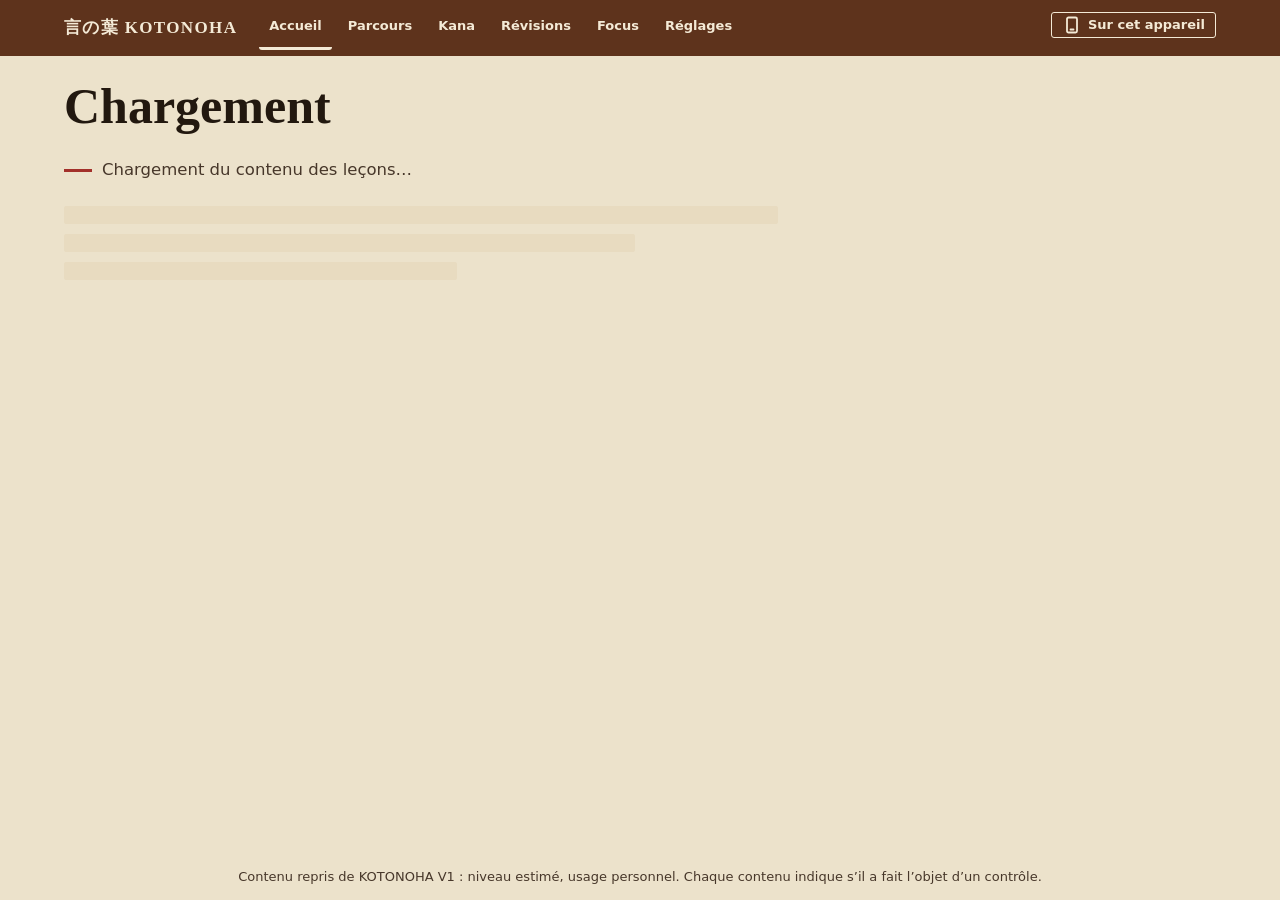
<file: index.html>
<!doctype html>
<html lang="fr">
<head>
<meta charset="utf-8">
<!-- Politique de sécurité du contenu : tout vient de l'origine ; aucun script ni style inline ; réseau limité aux services Firebase prévus
     (infra/remote-firestore.js : Firestore ; infra/auth.js : identitytoolkit et securetoken). `frame-ancestors` n'existe pas en balise meta : seul un en-tête HTTP
     du serveur d'hébergement peut le poser (GitHub Pages n'en offre pas), voir LISEZMOI §11. -->
<meta http-equiv="Content-Security-Policy" content="default-src 'self'; script-src 'self'; style-src 'self'; img-src 'self' data:; font-src 'self'; connect-src 'self' https://firestore.googleapis.com https://identitytoolkit.googleapis.com https://securetoken.googleapis.com; worker-src 'self'; manifest-src 'self'; object-src 'none'; base-uri 'none'; form-action 'self'">
<meta name="viewport" content="width=device-width, initial-scale=1">
<meta name="robots" content="noindex">
<meta name="description" content="KOTONOHA 2 : préparation gratuite au JLPT en français (niveau N4).">
<title>KOTONOHA · préparation au JLPT</title>
<link rel="stylesheet" href="src/ui/jetons.css">
<link rel="stylesheet" href="src/ui/composants.css">
<link rel="stylesheet" href="src/ui/composants-2.css">
<link rel="stylesheet" href="src/ui/focus.css">
<link rel="stylesheet" href="src/ui/pause.css">
<link rel="stylesheet" href="src/ui/app/app.css">
<script src="src/ui/composants.js" defer></script>
<script src="src/ui/composants-2.js" defer></script>
<script type="module" src="src/ui/app/amorce.js"></script>
</head>
<body>
<a class="lien-evitement" href="#contenu">Aller au contenu</a>
<header class="entete surface-teinte">
  <div class="entete-rangee">
    <p class="marque"><span lang="ja">言の葉</span> KOTONOHA</p>
    <nav aria-label="Navigation principale">
      <ul id="nav-principale" class="nav">
        <li><a href="#/" data-vue="accueil">Accueil</a></li>
        <li><a href="#/parcours" data-vue="parcours">Parcours</a></li>
        <li><a href="#/kana" data-vue="kana">Kana</a></li>
        <li><a href="#/revision" data-vue="revision">Révisions</a></li>
        <li><a href="#/focus" data-vue="focus">Focus</a></li>
        <li><a href="#/reglages" data-vue="reglages">Réglages</a></li>
      </ul>
    </nav>
    <div class="sync-zone">
      <button id="sync" class="sync" type="button">Synchronisation</button>
      <div id="sync-panneau" class="sync-panneau" hidden></div>
    </div>
  </div>
  <div id="bannieres" class="note-bannieres"></div>
</header>
<main id="contenu" tabindex="-1">
  <div id="vue" aria-busy="true"><p role="status" class="chargement">Chargement de KOTONOHA…</p><noscript><p>KOTONOHA a besoin de JavaScript pour fonctionner.</p></noscript></div>
</main>
<footer class="pied">
  <p>Contenu repris de KOTONOHA V1 : niveau estimé, usage personnel. Chaque contenu indique s’il a fait l’objet d’un contrôle.</p>
</footer>
<div id="kds-toasts" class="note-pile" role="status" aria-atomic="false"></div>
<div id="sync-annonce" class="kds-masque" aria-live="polite" aria-atomic="true"></div>
</body>
</html>
</file>
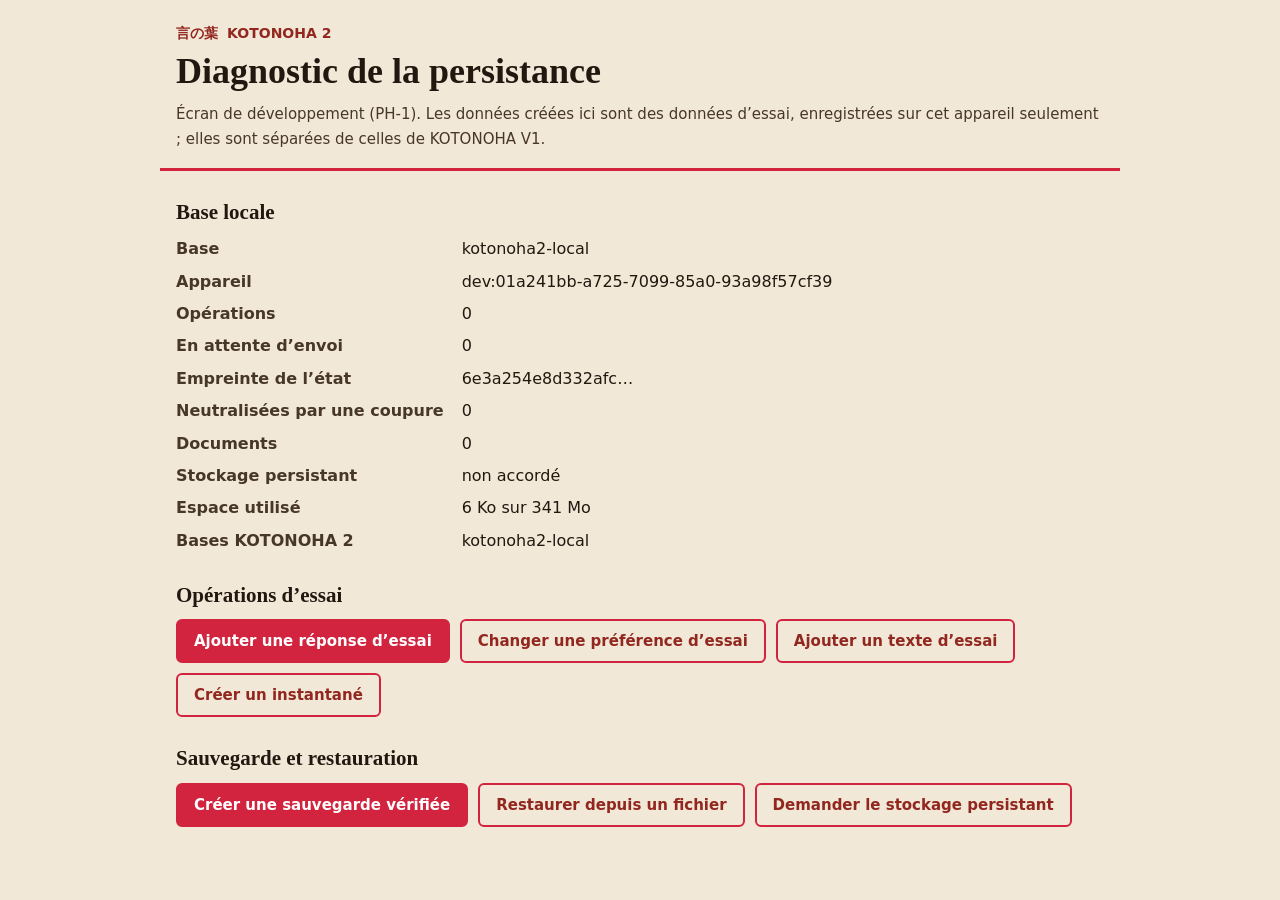
<file: diagnostic.html>
<!doctype html>
<html lang="fr">
<head>
<meta charset="utf-8">
<meta http-equiv="Content-Security-Policy" content="default-src 'self'; script-src 'self'; style-src 'self'; img-src 'self' data:; font-src 'self'; connect-src 'self'; worker-src 'self'; object-src 'none'; base-uri 'none'; form-action 'self'">
<meta name="viewport" content="width=device-width, initial-scale=1">
<meta name="robots" content="noindex">
<title>Diagnostic de la persistance · KOTONOHA 2</title>
<link rel="stylesheet" href="src/ui/diagnostic.css">
<script type="module" src="src/ui/diagnostic.js"></script>
</head>
<body>
<header class="bandeau">
  <p class="marque"><span lang="ja">言の葉</span> KOTONOHA 2</p>
  <h1 tabindex="-1">Diagnostic de la persistance</h1>
  <p class="avert">Écran de développement (PH-1). Les données créées ici sont des données d’essai, enregistrées sur cet appareil seulement ; elles sont séparées de celles de KOTONOHA V1.</p>
</header>
<main>
  <div id="alerte" class="alerte" role="alert" hidden>
    <p id="alerte-texte"></p>
    <p class="actions"><button type="button" id="b-tampon">Exporter les actions non enregistrées</button> <button type="button" id="b-reessayer" class="sec">Réessayer</button> <button type="button" id="b-recharger" class="sec" hidden>Recharger la page</button></p>
  </div>
  <section aria-labelledby="t-base">
    <h2 id="t-base">Base locale</h2>
    <dl id="etat" class="etat"></dl>
  </section>
  <section aria-labelledby="t-essais">
    <h2 id="t-essais">Opérations d’essai</h2>
    <p class="actions">
      <button type="button" id="b-reponse">Ajouter une réponse d’essai</button>
      <button type="button" id="b-pref" class="sec">Changer une préférence d’essai</button>
      <button type="button" id="b-texte" class="sec">Ajouter un texte d’essai</button>
      <button type="button" id="b-instantane" class="sec">Créer un instantané</button>
    </p>
  </section>
  <section aria-labelledby="t-sauv">
    <h2 id="t-sauv">Sauvegarde et restauration</h2>
    <p class="actions">
      <button type="button" id="b-sauver">Créer une sauvegarde vérifiée</button>
      <label class="bouton sec" for="f-restaurer">Restaurer depuis un fichier</label>
      <input type="file" id="f-restaurer" accept="application/json,.json" hidden>
      <button type="button" id="b-persist" class="sec">Demander le stockage persistant</button>
    </p>
    <div id="apercu" class="apercu" hidden>
      <p id="apercu-texte"></p>
      <p class="actions"><button type="button" id="b-confirmer">Ajouter ces données</button> <button type="button" id="b-annuler" class="sec">Annuler</button></p>
    </div>
    <p id="message" role="status" aria-live="polite"></p>
  </section>
</main>
</body>
</html>
</file>
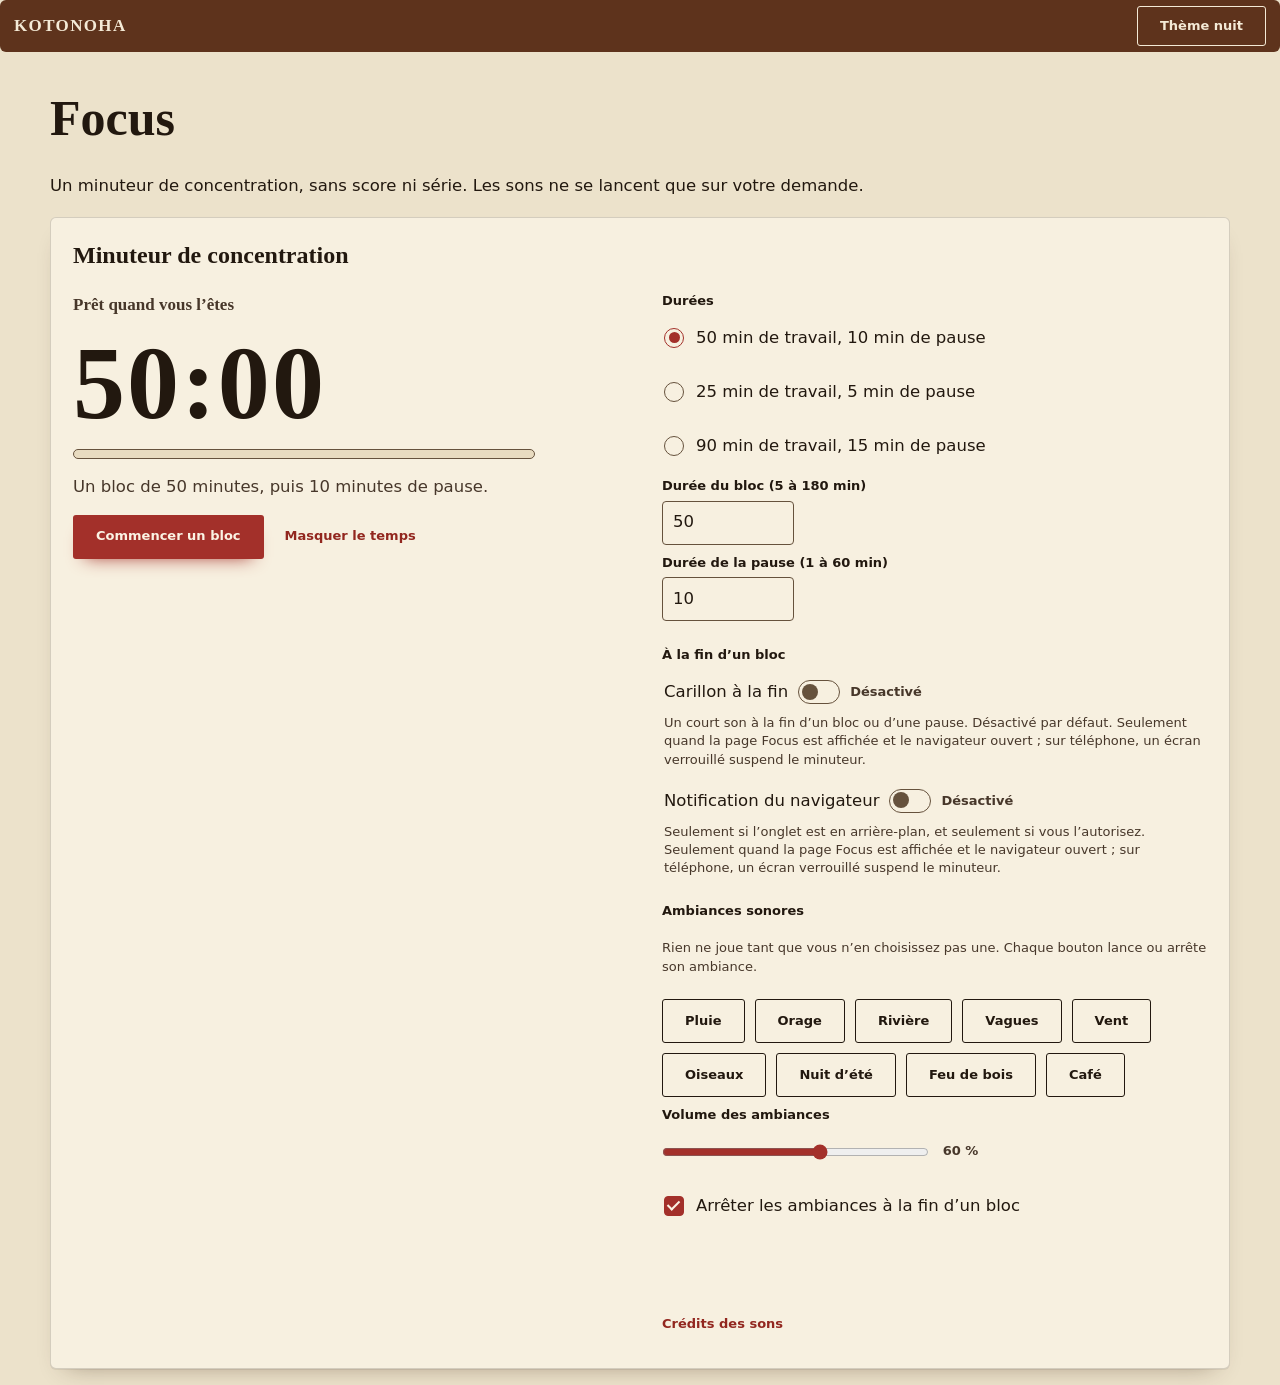
<file: focus.html>
<!doctype html>
<html lang="fr">
<head>
<meta charset="utf-8">
<meta http-equiv="Content-Security-Policy" content="default-src 'self'; script-src 'self'; style-src 'self'; img-src 'self' data:; font-src 'self'; connect-src 'self'; worker-src 'self'; object-src 'none'; base-uri 'none'; form-action 'self'">
<meta name="viewport" content="width=device-width, initial-scale=1">
<title>Focus · minuteur</title>
<link rel="stylesheet" href="src/ui/jetons.css">
<link rel="stylesheet" href="src/ui/composants.css">
<link rel="stylesheet" href="src/ui/composants-2.css">
<link rel="stylesheet" href="src/ui/focus.css">
<link rel="stylesheet" href="demo/demo.css">
<link rel="stylesheet" href="demo/demo-2.css">
<script type="module" src="demo/focus.js"></script>
</head>
<body>
<header class="entete surface-teinte">
  <p class="entete-titre">KOTONOHA</p>
  <button id="theme" class="btn btn-teinte" type="button" aria-pressed="false">Thème nuit</button>
</header>
<main id="contenu">
  <h1>Focus</h1>
  <p>Un minuteur de concentration, sans score ni série. Les sons ne se lancent que sur votre demande.</p>
  <div id="focus"></div>
</main>
</body>
</html>
</file>
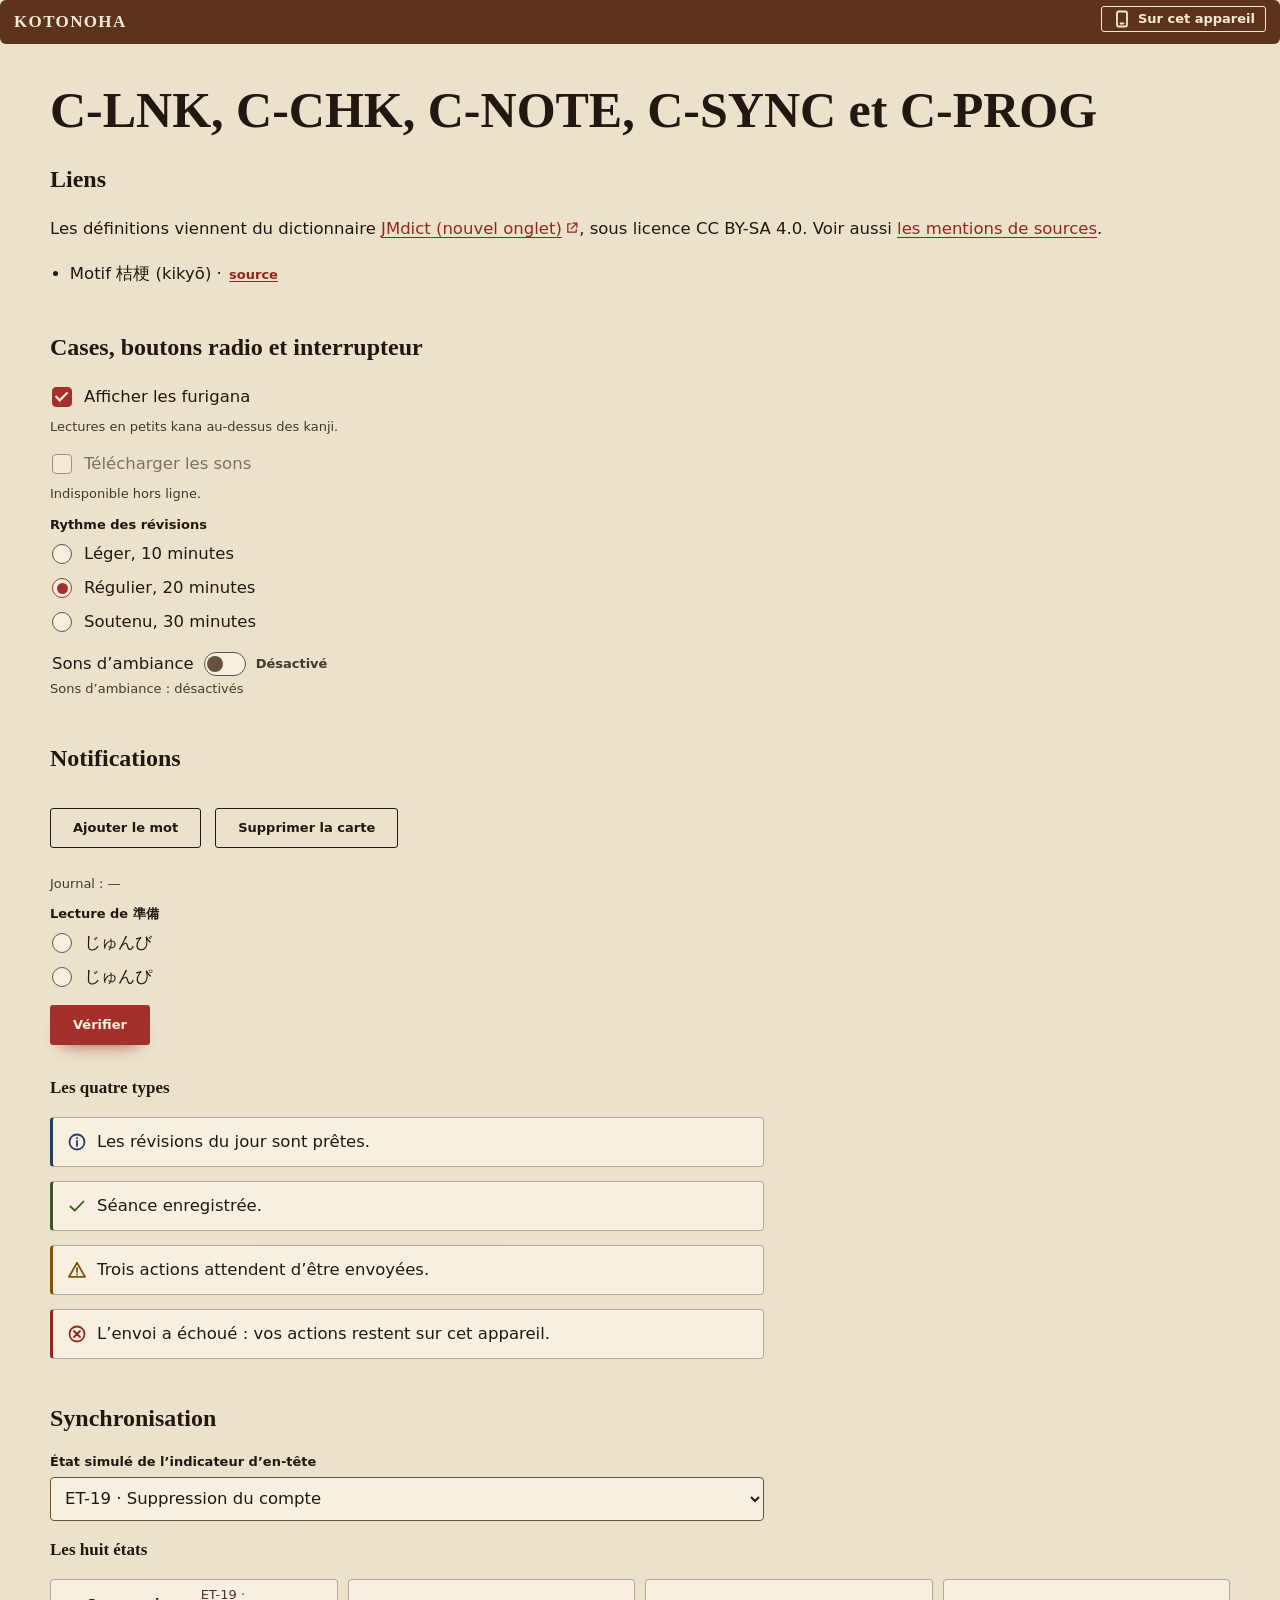
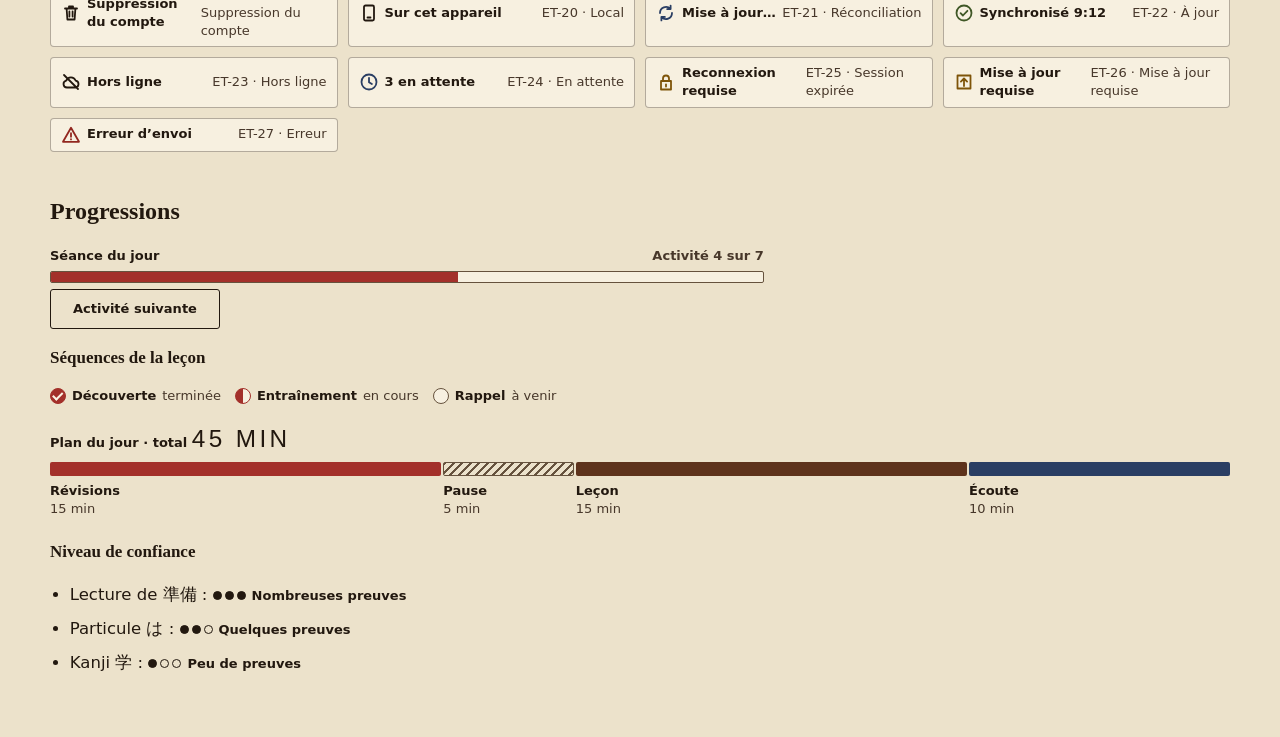
<file: demo/composants-2.html>
<!doctype html>
<html lang="fr">
<head>
<meta charset="utf-8">
<meta name="viewport" content="width=device-width, initial-scale=1">
<title>Design system · lot 2</title>
<link rel="stylesheet" href="../src/ui/jetons.css">
<link rel="stylesheet" href="../src/ui/composants.css">
<link rel="stylesheet" href="../src/ui/composants-2.css">
<link rel="stylesheet" href="demo.css">
<link rel="stylesheet" href="demo-2.css">
<script src="../src/ui/composants.js" defer></script>
<script src="../src/ui/composants-2.js" defer></script>
<script src="demo-2.js" defer></script>
</head>
<body>
<header class="entete surface-teinte">
  <p class="entete-titre">KOTONOHA</p>
  <div class="sync-zone">
    <button id="sync" class="sync" type="button">Synchronisation</button>
    <div id="sync-panneau" class="sync-panneau" hidden></div>
  </div>
</header>
<div id="bannieres" class="note-bannieres"></div>
<main id="contenu">
  <h1>C-LNK, C-CHK, C-NOTE, C-SYNC et C-PROG</h1>

  <section aria-labelledby="t-lnk">
    <h2 id="t-lnk">Liens</h2>
    <p>Les définitions viennent du dictionnaire <a id="l-jmdict" class="lnk" href="https://www.edrdg.org/jmdict/j_jmdict.html" target="_blank">JMdict</a>, sous licence CC BY-SA 4.0. Voir aussi <a id="l-interne" class="lnk" href="#sources">les mentions de sources</a>.</p>
    <ul id="sources" class="liste-sources">
      <li>Motif <span lang="ja">桔梗</span> (kikyō) · <a id="l-source" class="lnk lnk-source" href="#sources">source<span class="kds-masque"> du motif kikyō</span></a></li>
    </ul>
  </section>

  <section aria-labelledby="t-chk">
    <h2 id="t-chk">Cases, boutons radio et interrupteur</h2>
    <div class="pile">
      <div>
        <label class="chk chk-case"><input id="c-furi" class="chk-input" type="checkbox" checked aria-describedby="c-furi-aide"><span class="chk-boite" aria-hidden="true"></span><span class="chk-texte">Afficher les furigana</span></label>
        <p id="c-furi-aide" class="fld-aide">Lectures en petits kana au-dessus des kanji.</p>
      </div>
      <div>
        <label class="chk chk-case"><input id="c-sons" class="chk-input" type="checkbox" disabled aria-describedby="c-sons-raison"><span class="chk-boite" aria-hidden="true"></span><span class="chk-texte">Télécharger les sons</span></label>
        <p id="c-sons-raison" class="fld-aide">Indisponible hors ligne.</p>
      </div>
      <fieldset class="chk-groupe">
        <legend class="fld-label">Rythme des révisions</legend>
        <label class="chk chk-radio"><input id="r-leger" class="chk-input" type="radio" name="rythme" value="10"><span class="chk-boite" aria-hidden="true"></span><span class="chk-texte">Léger, 10 minutes</span></label>
        <label class="chk chk-radio"><input id="r-regulier" class="chk-input" type="radio" name="rythme" value="20" checked><span class="chk-boite" aria-hidden="true"></span><span class="chk-texte">Régulier, 20 minutes</span></label>
        <label class="chk chk-radio"><input id="r-soutenu" class="chk-input" type="radio" name="rythme" value="30"><span class="chk-boite" aria-hidden="true"></span><span class="chk-texte">Soutenu, 30 minutes</span></label>
      </fieldset>
      <div>
        <button id="sw-sons" class="sw" type="button" role="switch" aria-checked="false"><span class="sw-texte">Sons d’ambiance</span><span class="sw-piste" aria-hidden="true"><span class="sw-curseur"></span></span><span class="sw-etat" aria-hidden="true">Désactivé</span></button>
        <p class="fld-aide">Sons d’ambiance&nbsp;: <output id="sw-sons-sortie">désactivés</output></p>
      </div>
    </div>
  </section>

  <section aria-labelledby="t-note">
    <h2 id="t-note">Notifications</h2>
    <div class="rangee">
      <button id="n-toast" class="btn btn-secondaire" type="button">Ajouter le mot</button>
      <button id="n-toast-action" class="btn btn-secondaire" type="button">Supprimer la carte</button>
    </div>
    <p class="fld-aide">Journal&nbsp;: <output id="n-journal">—</output></p>
    <fieldset id="ex-lecture" class="chk-groupe">
      <legend class="fld-label">Lecture de <span lang="ja">準備</span></legend>
      <label class="chk chk-radio"><input id="ex-l-1" class="chk-input" type="radio" name="ex-lecture" value="じゅんび"><span class="chk-boite" aria-hidden="true"></span><span class="chk-texte" lang="ja">じゅんび</span></label>
      <label class="chk chk-radio"><input id="ex-l-2" class="chk-input" type="radio" name="ex-lecture" value="じゅんぴ"><span class="chk-boite" aria-hidden="true"></span><span class="chk-texte" lang="ja">じゅんぴ</span></label>
    </fieldset>
    <div class="rangee"><button id="ex-verifier" class="btn btn-principal" type="button">Vérifier</button></div>
    <div id="ex-lecture-retour" class="note-zone" role="status"></div>
    <h3 id="t-types">Les quatre types</h3>
    <div id="n-types" class="pile" aria-labelledby="t-types" role="group"></div>
  </section>

  <section aria-labelledby="t-sync">
    <h2 id="t-sync">Synchronisation</h2>
    <div class="fld">
      <label class="fld-label" for="sync-simule">État simulé de l’indicateur d’en-tête</label>
      <select id="sync-simule" class="fld-input"></select>
    </div>
    <h3>Les huit états</h3>
    <ul id="sync-galerie" class="sync-galerie"></ul>
  </section>

  <section aria-labelledby="t-prog">
    <h2 id="t-prog">Progressions</h2>
    <div class="prog">
      <div class="prog-entete"><span id="pb-nom">Séance du jour</span><span id="pb-texte" class="prog-valeur"></span></div>
      <div id="pb-seance" class="prog-barre" aria-labelledby="pb-nom" data-texte="pb-texte"><span class="prog-rempli"></span></div>
      <div><button id="pb-suivante" class="btn btn-secondaire" type="button">Activité suivante</button></div>
    </div>
    <h3 id="t-seg">Séquences de la leçon</h3>
    <ol id="segments" class="prog-segments" aria-labelledby="t-seg">
      <li data-etat="terminee"><span class="prog-pastille" aria-hidden="true"></span>Découverte <span class="prog-etat">terminée</span></li>
      <li data-etat="en-cours" aria-current="step"><span class="prog-pastille" aria-hidden="true"></span>Entraînement <span class="prog-etat">en cours</span></li>
      <li data-etat="a-venir"><span class="prog-pastille" aria-hidden="true"></span>Rappel <span class="prog-etat">à venir</span></li>
    </ol>
    <figure class="frise-bloc">
      <figcaption>Plan du jour · total <span id="frise-total" class="prog-total">45 min</span></figcaption>
      <ol id="frise" class="prog-frise">
        <li style="--min:15" data-ton="action"><span class="prog-frise-trait" aria-hidden="true"></span><span class="prog-frise-lib">Révisions <span class="prog-duree">15 min</span></span></li>
        <li style="--min:5" class="pause"><span class="prog-frise-trait" aria-hidden="true"></span><span class="prog-frise-lib">Pause <span class="prog-duree">5 min</span></span></li>
        <li style="--min:15" data-ton="dye"><span class="prog-frise-trait" aria-hidden="true"></span><span class="prog-frise-lib">Leçon <span class="prog-duree">15 min</span></span></li>
        <li style="--min:10" data-ton="info"><span class="prog-frise-trait" aria-hidden="true"></span><span class="prog-frise-lib">Écoute <span class="prog-duree">10 min</span></span></li>
      </ol>
    </figure>
    <h3>Niveau de confiance</h3>
    <ul class="liste-confiance">
      <li>Lecture de <span lang="ja">準備</span>&nbsp;: <span id="conf-1"></span></li>
      <li>Particule <span lang="ja">は</span>&nbsp;: <span id="conf-2"></span></li>
      <li>Kanji <span lang="ja">学</span>&nbsp;: <span id="conf-3"></span></li>
    </ul>
  </section>
</main>
<div id="kds-toasts" class="note-pile" role="status" aria-atomic="false"></div>
<div id="sync-annonce" class="kds-masque" aria-live="polite" aria-atomic="true"></div>
</body>
</html>
</file>
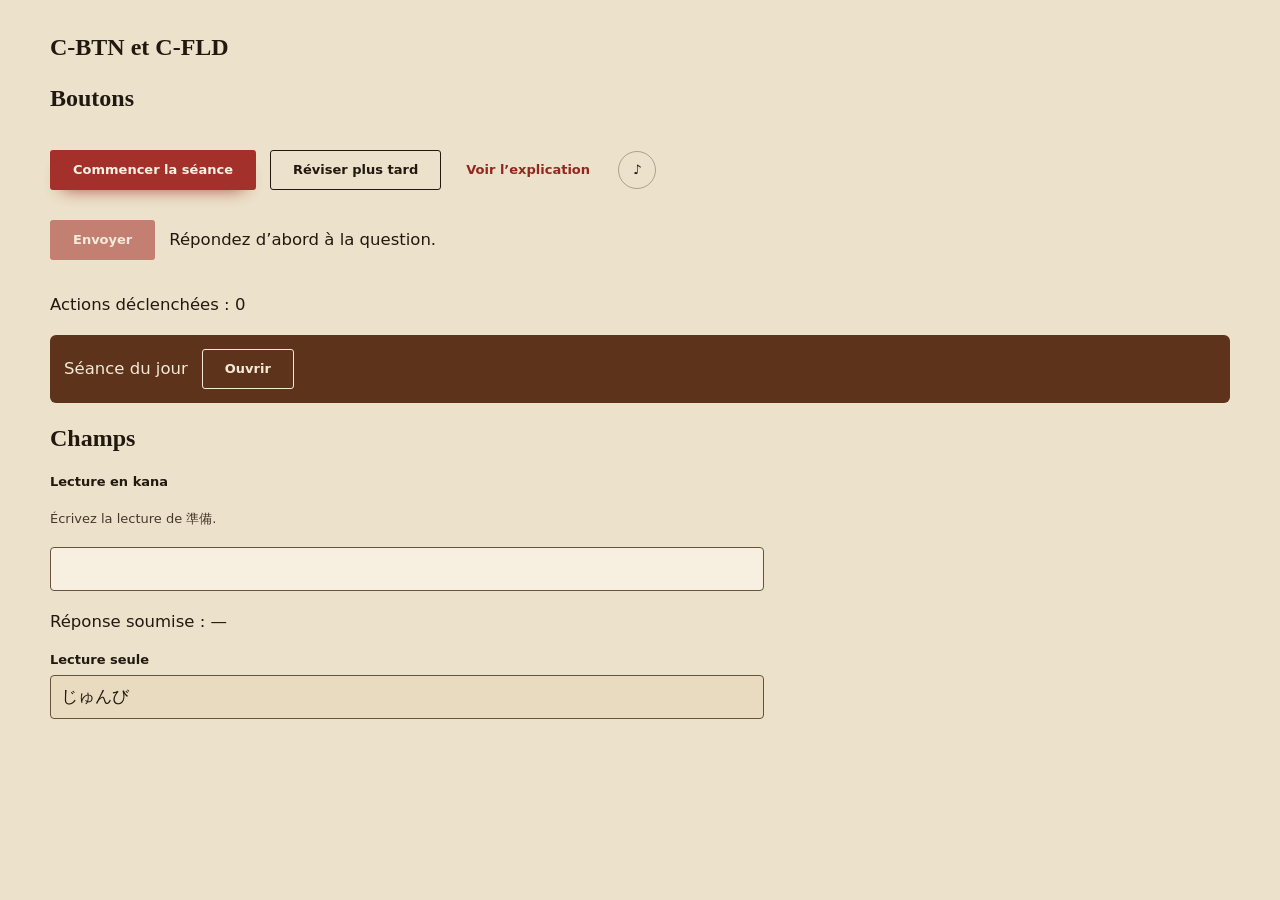
<file: demo/composants.html>
<!doctype html>
<html lang="fr">
<head>
<meta charset="utf-8">
<meta name="viewport" content="width=device-width, initial-scale=1">
<title>Design system · C-BTN et C-FLD</title>
<link rel="stylesheet" href="../src/ui/jetons.css">
<link rel="stylesheet" href="../src/ui/composants.css">
<link rel="stylesheet" href="demo.css">
<script src="../src/ui/composants.js" defer></script>
<script src="demo.js" defer></script>
</head>
<body>
<main>
  <h1>C-BTN et C-FLD</h1>
  <section aria-labelledby="t-btn">
    <h2 id="t-btn">Boutons</h2>
    <div class="rangee barre-actions">
      <button id="b-principal" class="btn btn-principal" type="button">Commencer la séance</button>
      <button id="b-secondaire" class="btn btn-secondaire" type="button">Réviser plus tard</button>
      <button id="b-discret" class="btn btn-discret" type="button">Voir l’explication</button>
      <button id="b-outil" class="btn btn-outil" type="button" aria-label="Écouter la phrase">♪</button>
    </div>
    <div class="rangee">
      <button id="b-desactive" class="btn btn-principal" type="button" aria-disabled="true" aria-describedby="b-desactive-raison">Envoyer</button>
      <span id="b-desactive-raison">Répondez d’abord à la question.</span>
    </div>
    <p>Actions déclenchées : <output id="compteur">0</output></p>
    <div class="surface-teinte rangee">
      <span>Séance du jour</span>
      <button id="b-teinte" class="btn btn-teinte" type="button">Ouvrir</button>
    </div>
  </section>
  <section aria-labelledby="t-fld">
    <h2 id="t-fld">Champs</h2>
    <form id="f-reponse" class="fld" novalidate>
      <label class="fld-label" for="reponse">Lecture en kana</label>
      <p id="reponse-aide" class="fld-aide">Écrivez la lecture de 準備.</p>
      <input id="reponse" class="fld-input" type="text" aria-describedby="reponse-aide">
    </form>
    <p>Réponse soumise : <output id="soumis">—</output></p>
    <div class="fld">
      <label class="fld-label" for="lecture-seule">Lecture seule</label>
      <input id="lecture-seule" class="fld-input" type="text" value="じゅんび" readonly>
    </div>
  </section>
</main>
</body>
</html>
</file>
<file: src/ui/jetons.css>
/* KOTONOHA 2.0 · design system — jetons (06 §1 et §2). Trois niveaux : primitifs (jamais utilisés
   directement par un composant), sémantiques (redéfinis par le thème nuit), composant (rares).
   Valeurs [Fait] reprises de app/theme.css (0ff01aa) ; valeurs [Proposition] de 06 §2. */

:root {
  /* ---- Primitifs (06 §2.1) ---- */
  --c-ecru-100: #F7F0E0; --c-ecru-200: #ECE2CB; --c-ecru-300: #E8DBC0; --c-ecru-400: #D8C6A3;
  --c-reserve: #F4EAD6;
  --c-encre-900: #22180F; --c-encre-700: #47372A; --c-encre-500: #66523D;
  --c-garance-600: #A3302A; --c-garance-700: #92271F; --c-garance-300: #F0705F; --c-garance-200: #F28B78;
  --c-kaki-700: #7A4220; --c-kaki-800: #5E331C; --c-kaki-900: #4B2814;
  --c-mousse-600: #4F6B2F; --c-mousse-700: #3F5726; --c-mousse-300: #B3CC8B;
  --c-ai-700: #2A3E63; --c-ai-900: #1B2640; --c-ai-300: #9DB2DA;
  --c-ambre-500: #E59A2E; --c-ambre-400: #F6B451; --c-ambre-800: #7E5409;
  --c-bois-900: #15100C; --c-bois-800: #201811; --c-bois-700: #2A2018; --c-bois-600: #3A2C1F;
  --c-lin-100: #F2E5CB; --c-lin-300: #B9A684;

  /* ---- Typographie (06 §2.2) ---- */
  --font-monumental: "Dela Gothic One", "Shippori Mincho B1", serif;
  --font-latin-display: "Anton", "Arial Narrow", sans-serif;
  --font-title: "Shippori Mincho B1", "Hiragino Mincho ProN", "Yu Mincho", serif;
  --font-body: "Zen Kaku Gothic New", "Hiragino Sans", "Yu Gothic", system-ui, sans-serif;
  --type-monumental: 400 clamp(48px, 6.6vw, 92px) / 0.92 var(--font-monumental);
  --type-latin-display: 400 clamp(18px, 1.9vw, 26px) / 1 var(--font-latin-display);
  --type-headline: 800 clamp(30px, 4.4vw, 50px) / 1.12 var(--font-title);
  --type-title: 800 clamp(19px, 2.1vw, 24px) / 1.3 var(--font-title);
  --type-subtitle: 700 17px / 1.4 var(--font-title);
  --type-body: 400 16.5px / 1.7 var(--font-body);
  --type-body-ja: 400 18px / 1.9 var(--font-body);
  --type-body-ja-ruby: 400 18px / 2.1 var(--font-body);
  --type-reader-ja: 400 20px / 2.1 var(--font-body);
  --type-kanji-card: 800 clamp(64px, 12vw, 120px) / 1 var(--font-title);
  --type-meta: 700 13px / 1.4 var(--font-body);
  --type-label: 700 11.5px / 1.3 var(--font-body);      /* étiquettes non essentielles seulement */
  --type-label-info: 700 13px / 1.3 var(--font-body);   /* étiquette porteuse d'information */
  --ruby-size: max(0.5em, 10px);
  --tracking-latin-display: 0.14em;

  /* ---- Espacements, grille, densité (06 §2.3, §2.4) ---- */
  --space-1: 2px; --space-2: 6px; --space-3: 10px; --space-4: 14px;
  --space-5: 22px; --space-6: 26px; --space-7: 44px; --space-8: 72px;
  --wrap: 1180px; --measure-fr: 68ch; --measure-ja: 38em; --grid-gap: var(--space-5);

  /* ---- Bordures, rayons, opacités (06 §2.5) ---- */
  --radius-tissu: 2px; --radius-pli: 3px; --radius-sm: 4px; --radius-r: 6px; --radius-round: 50%;
  --border-hair: 1px; --border-field: 1.5px; --border-focus: 2px;
  --opacity-disabled: 0.55; --opacity-grain: 0.06; --opacity-reserve: 0.16;

  /* ---- Couches (06 §2.6) ---- */
  --z-decor: -1; --z-base: 0; --z-sticky: 100; --z-banner: 200; --z-popover: 300; --z-modal: 400; --z-toast: 500; --z-skip: 600;

  /* ---- Mouvement (06 §2.7) ---- */
  --ease: cubic-bezier(.16, 1, .3, 1); --ease-exit: cubic-bezier(.4, 0, 1, 1);
  --dur-instant: 100ms; --dur-fast: 180ms; --dur-base: 280ms; --dur-slow: 500ms; --dur-theme: 600ms; --dur-ceremony: 800ms;

  /* ---- Sémantiques, thème jour (06 §2.1) ---- */
  --color-bg: var(--c-ecru-200);
  --color-surface: var(--c-ecru-100);
  --color-surface-2: var(--c-ecru-300);
  --color-text: var(--c-encre-900);
  --color-text-2: var(--c-encre-700);
  --color-text-3: var(--c-encre-500);
  --color-action: var(--c-garance-600);
  --color-on-action: #FBF3E4;
  --color-link: var(--c-garance-700);
  --color-success: var(--c-mousse-700);
  --color-error: var(--c-garance-700);
  --color-warning: var(--c-ambre-800);
  --color-info: var(--c-ai-700);
  --color-light: var(--c-ambre-500);          /* graphisme seulement, jamais en texte */
  --color-dye-noren: var(--c-kaki-800);
  --color-on-dye: var(--c-reserve);
  --color-border: rgba(34, 24, 15, .16);       /* décor */
  --color-border-strong: rgba(34, 24, 15, .32);
  --color-field-border: var(--c-encre-500);
  --color-focus: var(--c-encre-900);
  --color-focus-on-dye: var(--c-reserve);
  /* [Proposition, complète D-84] anneau sur un fond d'action (bouton principal, pan garance) : la nuit,
     l'action est claire (#F0705F) et la réserve n'y atteint que 2,29:1 ; le texte sur action atteint 6,32 / 6,47. */
  --color-focus-on-action: var(--color-on-action);
  --shadow-paper: 0 1px 0 rgba(34, 24, 15, .07), 0 12px 24px -16px rgba(60, 35, 15, .45);
  --shadow-lift: 0 2px 0 rgba(34, 24, 15, .07), 0 22px 36px -18px rgba(60, 35, 15, .55);
  color-scheme: light;
}

/* ---- Thème nuit : redéfinit seulement les sémantiques (« règle des deux heures », 05 §5.3) ---- */
:root[data-theme="nuit"] {
  --color-bg: var(--c-bois-900);
  --color-surface: var(--c-bois-800);
  --color-surface-2: var(--c-bois-700);
  --color-text: var(--c-lin-100);
  --color-text-2: #DCCBA9;
  --color-text-3: var(--c-lin-300);
  --color-action: var(--c-garance-300);
  --color-on-action: #1A0E0A;
  --color-link: var(--c-garance-200);
  --color-success: var(--c-mousse-300);
  --color-error: var(--c-garance-200);
  --color-warning: #F2B04F;
  --color-info: var(--c-ai-300);
  --color-light: var(--c-ambre-400);
  --color-dye-noren: var(--c-ai-900);
  --color-on-dye: #F3E2C0;
  --color-border: rgba(242, 229, 203, .13);
  --color-border-strong: rgba(242, 229, 203, .28);
  --color-field-border: var(--c-lin-300);
  --color-focus: var(--c-lin-100);
  --color-focus-on-dye: #F3E2C0;
  --color-focus-on-action: var(--color-on-action);
  --shadow-paper: 0 1px 0 rgba(0, 0, 0, .25), 0 12px 24px -16px rgba(0, 0, 0, .7);
  --shadow-lift: 0 2px 0 rgba(0, 0, 0, .25), 0 22px 36px -18px rgba(0, 0, 0, .8);
  color-scheme: dark;
}

/* Mouvement réduit : durées ramenées à l'instantané, aucune cérémonie (06 §6, 09). */
@media (prefers-reduced-motion: reduce) {
  :root { --dur-fast: 0ms; --dur-base: 0ms; --dur-slow: 0ms; --dur-theme: 0ms; --dur-ceremony: 0ms; }
}
</file>
<file: src/ui/composants.css>
/* KOTONOHA 2.0 · design system — lot 1, composants de base : C-BTN (06 §4.1) et C-FLD (06 §4.3) ;
   outil rond révisé au lot 2 (zone de 44 px distincte du cercle de 38 px).
   N'emploie que des jetons sémantiques (jetons.css) ; focus unique adapté à la surface (06 §5.2, D-84). */

:root {
  --focus-color: var(--color-focus); --shadow-action: 0 10px 18px -12px var(--color-action);
  /* Outil rond (décision du 15/11/2026) : zone interactive de 44 × 44 px partout, cercle visible de 38 px. */
  --btn-outil-zone: 44px; --btn-outil-visuel: 38px;
}
/* Conteneurs teints : l'anneau prend la couleur de réserve (06 §5.2). */
.surface-teinte { background: var(--color-dye-noren); color: var(--color-on-dye); --focus-color: var(--color-focus-on-dye); }
.surface-action { background: var(--color-action); color: var(--color-on-action); --focus-color: var(--color-focus-on-action); }

:where(.btn, .fld-input):focus-visible { outline: var(--border-focus) solid var(--focus-color); outline-offset: 2px; }

/* ---- C-BTN ---- */
.btn {
  display: inline-flex; align-items: center; justify-content: center; gap: var(--space-2);
  min-height: 40px; min-width: 40px; padding: 0 var(--space-5);
  font: var(--type-meta); border-radius: var(--radius-pli); border: var(--border-field) solid transparent;
  cursor: pointer; text-decoration: none;
  transition: transform var(--dur-fast) var(--ease), filter var(--dur-fast) var(--ease);
}
@media (pointer: coarse), (max-width: 640px) { .btn { min-height: 44px; min-width: 44px; } }
.btn-principal { background: var(--color-action); color: var(--color-on-action); box-shadow: var(--shadow-action); }
.btn-secondaire { background: transparent; color: var(--color-text); border-color: var(--color-text); }
.btn-discret { background: transparent; color: var(--color-link); padding: 0 var(--space-3); }
.btn-discret:hover { text-decoration: underline; }
/* Outil rond : le bouton (transparent, sans bordure) est la zone interactive ; le cercle visible est un pseudo-élément
   centré, sans effet sur la cible ni sur le nom accessible. L'anneau de focus suit la zone (44 px), décalé de 2 px. */
.btn-outil { position: relative; width: var(--btn-outil-zone); min-width: var(--btn-outil-zone); height: var(--btn-outil-zone); min-height: var(--btn-outil-zone); padding: 0; border: 0; border-radius: var(--radius-round); background: transparent; color: var(--color-text); }
.btn-outil::after { content: ""; position: absolute; top: 50%; left: 50%; box-sizing: border-box; width: var(--btn-outil-visuel); height: var(--btn-outil-visuel); margin: calc(var(--btn-outil-visuel) / -2) 0 0 calc(var(--btn-outil-visuel) / -2); border: var(--border-field) solid var(--color-border-strong); border-radius: var(--radius-round); pointer-events: none; }
.btn-outil > svg { width: 20px; height: 20px; fill: none; stroke: currentColor; stroke-width: 1.8; stroke-linecap: round; stroke-linejoin: round; }
.btn-teinte { background: transparent; color: var(--color-on-dye); border-color: var(--color-on-dye); }
.btn:hover:not([aria-disabled="true"]) { filter: brightness(1.08); transform: translateY(-1px); }
.btn:active:not([aria-disabled="true"]) { transform: translateY(1px) scale(.985); }
/* Désactivé : jamais seulement grisé (opacité + curseur + aria-disabled ; raison en texte à côté si besoin). */
.btn[aria-disabled="true"] { opacity: var(--opacity-disabled); cursor: not-allowed; box-shadow: none; }
/* Chargement : libellé conservé, indicateur à gauche (trait qui avance), aria-busy. */
.btn[aria-busy="true"]::before { content: ""; width: 1em; height: 2px; background: currentColor; animation: btn-avance var(--dur-slow) var(--ease) infinite alternate; }
@keyframes btn-avance { from { transform: scaleX(.2); transform-origin: left; } to { transform: scaleX(1); transform-origin: left; } }
@media (prefers-reduced-motion: reduce) { .btn[aria-busy="true"]::before { animation: none; } }
/* Au toucher : 44 px (06 §4.1, adaptation) ; pleine largeur dans la barre d'actions, sauf l'outil (déjà 44 px partout). */
@media (pointer: coarse), (max-width: 640px) {
  .barre-actions .btn:not(.btn-outil) { width: 100%; }
}

/* ---- C-FLD ---- */
.fld { display: grid; gap: var(--space-2); max-width: var(--measure-fr); }
.fld-label { font: var(--type-label-info); color: var(--color-text); }
.fld-aide { font: var(--type-meta); font-weight: 400; color: var(--color-text-2); }
.fld-input {
  font: var(--type-body); color: var(--color-text); background: var(--color-surface);
  border: var(--border-field) solid var(--color-field-border); border-radius: var(--radius-sm);
  min-height: 44px; padding: 0 var(--space-3); width: 100%; box-sizing: border-box;
}
textarea.fld-input { min-height: 7em; padding: var(--space-3); }
.fld-input[lang="ja"] { font: var(--type-body-ja); }
.fld-input:hover:not(:disabled):not([readonly]) { border-color: var(--color-text); }
.fld-input:disabled { opacity: var(--opacity-disabled); cursor: not-allowed; }
.fld-input[readonly] { background: var(--color-surface-2); }
/* Invalide : bordure + icône + message (trois signaux), message lié par aria-describedby. */
.fld-input[aria-invalid="true"] { border-color: var(--color-error); }
.fld-erreur { font: var(--type-meta); color: var(--color-error); display: flex; gap: var(--space-2); }
.fld-erreur[hidden] { display: none; }
.fld-erreur-icone { font-weight: 700; } /* icône masquée aux technologies d'assistance : le texte porte l'erreur */
</file>
<file: src/ui/composants-2.css>
/* KOTONOHA 2.0 · design system — lot 2 : C-LNK (06 §4.2), C-CHK (§4.4), C-NOTE (§4.14), C-SYNC (§4.15), C-PROG (§4.16).
   Se charge après jetons.css et composants.css. Couleurs : jetons sémantiques seulement (--color-*), jamais un primitif.
   Aucun état n'est porté par la seule couleur (§5.1) : forme, texte ou position l'accompagnent toujours. */

:root { --cible-min: 24px; --cible-toucher: 44px; --note-filet: 3px; }

/* Masqué à l'écran, lu par les technologies d'assistance. */
.kds-masque { position: absolute; width: 1px; height: 1px; margin: -1px; padding: 0; border: 0; overflow: hidden; clip-path: inset(50%); white-space: nowrap; }

/* Icônes au trait : la forme porte le sens, la couleur est héritée (currentColor). */
.kds-icone { width: 20px; height: 20px; flex: none; fill: none; stroke: currentColor; stroke-width: 1.8; stroke-linecap: round; stroke-linejoin: round; }

/* Focus : le même anneau que le lot 1, adapté à la surface par --focus-color (§5.2, D-84). La case et le bouton radio
   natifs sont transparents : l'anneau est porté par leur boîte visible. */
:where(.lnk, .sw, .sync):focus-visible,
.chk-input:focus-visible + .chk-boite { outline: var(--border-focus) solid var(--focus-color); outline-offset: 2px; }

/* ---- C-LNK (§4.2) ---- */
.lnk { color: var(--color-link); text-decoration-line: underline; text-decoration-thickness: 1px; text-underline-offset: .18em; border-radius: var(--radius-tissu); }
.lnk:hover { text-decoration-thickness: 2px; }            /* le soulignement n'est jamais retiré (1.4.1) */
.surface-teinte .lnk { color: var(--color-on-dye); }
.lnk-externe-icone { width: .85em; height: .85em; margin-inline-start: .2em; vertical-align: -.08em; }
/* Lien de source (kamon, licences) : cible de 24 × 24 px au moins, 44 au toucher. */
.lnk-source { display: inline-flex; align-items: center; justify-content: center; min-width: var(--cible-min); min-height: var(--cible-min); padding: 0 var(--space-1); font: var(--type-meta); }

/* ---- C-CHK (§4.4) : case, bouton radio, interrupteur ---- */
.chk { position: relative; display: inline-flex; align-items: center; gap: var(--space-3); min-height: var(--cible-min); color: var(--color-text); font: var(--type-body); cursor: pointer; }
/* Élément natif conservé (sémantique, clavier, formulaire), rendu transparent au-dessus de sa boîte visible. */
.chk-input { position: absolute; left: 0; top: 50%; width: var(--cible-min); height: var(--cible-min); margin: 0; transform: translateY(-50%); opacity: 0; cursor: inherit; }
.chk-boite { position: relative; flex: none; box-sizing: border-box; width: 20px; height: 20px; margin: 2px; border: var(--border-field) solid var(--color-field-border); border-radius: var(--radius-sm); background: var(--color-surface); pointer-events: none; }
.chk-radio .chk-boite { border-radius: var(--radius-round); }
.chk-boite::after { content: ""; position: absolute; opacity: 0; }
/* Case cochée : fond d'action ET coche (forme). */
.chk-case .chk-boite::after { left: 5px; top: 1px; width: 5px; height: 10px; border: solid var(--color-on-action); border-width: 0 2.5px 2.5px 0; transform: rotate(45deg); }
.chk-case .chk-input:checked + .chk-boite { background: var(--color-action); border-color: var(--color-action); }
/* Bouton radio choisi : anneau d'action ET point central (forme). */
.chk-radio .chk-boite::after { inset: 3.5px; border-radius: var(--radius-round); background: var(--color-action); }
.chk-radio .chk-input:checked + .chk-boite { border-color: var(--color-action); }
.chk-input:checked + .chk-boite::after { opacity: 1; }
.chk-input:disabled { cursor: not-allowed; }
.chk-input:disabled ~ * { opacity: var(--opacity-disabled); }
.chk:has(.chk-input:disabled) { cursor: not-allowed; }
.chk-groupe { display: grid; gap: var(--space-2); margin: 0; padding: 0; border: 0; min-width: 0; }
.chk-groupe > legend { padding: 0; margin-bottom: var(--space-2); }

/* Interrupteur : <button role="switch" aria-checked>, nom accessible obligatoire (KDS.interrupteur le vérifie).
   L'état se lit à la position du curseur ET au signe (coche dans le curseur, texte « Activé » / « Désactivé »). */
.sw { display: inline-flex; align-items: center; gap: var(--space-3); min-height: var(--cible-min); padding: 0 var(--space-1); border: 0; border-radius: var(--radius-sm); background: transparent; color: var(--color-text); font: var(--type-body); text-align: start; cursor: pointer; }
.sw-piste { position: relative; flex: none; box-sizing: border-box; width: 42px; height: 24px; border: var(--border-field) solid var(--color-field-border); border-radius: 12px; background: var(--color-surface); }
.sw-curseur { position: absolute; top: 2.5px; left: 2.5px; width: 16px; height: 16px; border-radius: var(--radius-round); background: var(--color-field-border); transition: transform var(--dur-fast) var(--ease); }
.sw-curseur::after { content: ""; position: absolute; left: 5.5px; top: 2.5px; width: 3.5px; height: 7px; border: solid var(--color-action); border-width: 0 2px 2px 0; transform: rotate(45deg); opacity: 0; }
.sw[aria-checked="true"] .sw-piste { background: var(--color-action); border-color: var(--color-action); }
.sw[aria-checked="true"] .sw-curseur { transform: translateX(18px); background: var(--color-on-action); }
.sw[aria-checked="true"] .sw-curseur::after { opacity: 1; }
.sw-etat { min-width: 8.5ch; font: var(--type-meta); color: var(--color-text-2); }
.sw[aria-disabled="true"] { opacity: var(--opacity-disabled); cursor: not-allowed; }

@media (pointer: coarse), (max-width: 640px) {
  .lnk-source { min-width: var(--cible-toucher); min-height: var(--cible-toucher); }
  .chk, .sw { min-height: var(--cible-toucher); }
}

/* ---- C-NOTE (§4.14) : icône + texte + couleur fonctionnelle ; fond surface, filet de 3 px à gauche ---- */
.note { --note-couleur: var(--color-info); box-sizing: border-box; display: flex; flex-wrap: wrap; align-items: flex-start; gap: var(--space-2) var(--space-3); max-width: var(--measure-fr); padding: var(--space-3) var(--space-4); background: var(--color-surface); color: var(--color-text); border: var(--border-hair) solid var(--color-border-strong); border-left: var(--note-filet) solid var(--note-couleur); border-radius: var(--radius-sm); font: var(--type-body); }
.note[data-type="succes"] { --note-couleur: var(--color-success); }
.note[data-type="avertissement"] { --note-couleur: var(--color-warning); }
.note[data-type="erreur"] { --note-couleur: var(--color-error); }
.note-icone { display: inline-flex; flex: none; margin-top: .25em; color: var(--note-couleur); }
/* Le texte garde au moins 10 em : actions et fermeture passent à la ligne plutôt que de l'écraser (défaut vu à 320 px). */
.note-texte { flex: 1 1 10em; min-width: 0; margin: 0; overflow-wrap: anywhere; }
.note-actions { order: 3; display: flex; flex-wrap: wrap; gap: var(--space-2); align-items: center; }
.note-fermer { order: 2; flex: none; margin: calc(-1 * var(--space-3)) calc(-1 * var(--space-3)) 0 0; }
/* Toasts : région role="status" unique, en bas d'écran ; jamais d'information essentielle seulement ici. */
.note-pile { position: fixed; z-index: var(--z-toast); inset-inline: var(--space-4); bottom: var(--space-4); display: grid; gap: var(--space-2); justify-items: center; pointer-events: none; }
.note-pile > .note { width: 100%; pointer-events: auto; box-shadow: var(--shadow-lift); animation: note-entree var(--dur-base) var(--ease); }
@keyframes note-entree { from { opacity: 0; transform: translateY(8px); } }
.note-bannieres { display: grid; gap: var(--space-2); }
.note-bannieres > .note { max-width: none; border-radius: 0; }
.note-zone:empty { display: none; }
.note-zone > .note { margin-top: var(--space-3); }

/* ---- C-SYNC (§4.15) : bouton compact (icône d'état + libellé court), panneau de détail ---- */
.sync-zone { position: relative; }
.sync { --sync-ton: currentColor; position: relative; display: inline-flex; align-items: center; justify-content: center; gap: var(--space-2); box-sizing: border-box; min-width: var(--cible-min); min-height: var(--cible-min); padding: var(--space-1) var(--space-3); border: var(--border-hair) solid currentColor; border-radius: var(--radius-pli); background: transparent; color: var(--color-text); font: var(--type-label-info); cursor: pointer; }
.sync .kds-icone, .sync-apercu .kds-icone { color: var(--sync-ton); }
[data-etat="ET-21"], [data-etat="ET-24"] { --sync-ton: var(--color-info); }
[data-etat="ET-22"] { --sync-ton: var(--color-success); }
[data-etat="ET-25"], [data-etat="ET-26"] { --sync-ton: var(--color-warning); }
[data-etat="ET-27"] { --sync-ton: var(--color-error); }
/* Sur la bande d'en-tête teinte, tout passe en couleur de réserve : seules la forme et le texte distinguent les états. */
.surface-teinte .sync, .surface-teinte .sync[data-etat] { --sync-ton: currentColor; color: var(--color-on-dye); }
.sync:hover { background: var(--color-border); }
.sync-panneau { position: absolute; z-index: var(--z-popover); top: calc(100% + var(--space-2)); right: 0; box-sizing: border-box; width: min(340px, calc(100vw - 2 * var(--space-4))); padding: var(--space-4); background: var(--color-surface); color: var(--color-text); border: var(--border-hair) solid var(--color-border-strong); border-radius: var(--radius-r); box-shadow: var(--shadow-lift); --focus-color: var(--color-focus); }
.sync-panneau[hidden] { display: none; }
.sync-panneau-etat { display: flex; align-items: center; gap: var(--space-2); margin: 0 0 var(--space-2); font: var(--type-subtitle); }
.sync-panneau-detail { margin: 0; font: var(--type-body); color: var(--color-text-2); }
.sync-panneau-actions { display: flex; flex-wrap: wrap; gap: var(--space-2); margin-top: var(--space-3); }
.sync-panneau-actions:empty { display: none; }
.sync-galerie { display: grid; grid-template-columns: repeat(auto-fill, minmax(min(100%, 230px), 1fr)); gap: var(--space-3); margin: 0; padding: 0; list-style: none; }
.sync-apercu { display: flex; align-items: center; gap: var(--space-2); padding: var(--space-2) var(--space-3); border: var(--border-hair) solid var(--color-border-strong); border-radius: var(--radius-sm); background: var(--color-surface); font: var(--type-meta); }
.sync-apercu-code { margin-inline-start: auto; color: var(--color-text-2); font-weight: 400; }
@media (pointer: coarse), (max-width: 640px) { .sync { min-width: var(--cible-toucher); min-height: var(--cible-toucher); } }
/* Sous 400 px : icône seule ; le libellé reste dans le nom accessible (masqué à l'écran, pas retiré) et dans le panneau. */
@media (max-width: 399.98px) {
  .sync { padding: 0; }
  .sync-libelle { position: absolute; width: 1px; height: 1px; margin: -1px; overflow: hidden; clip-path: inset(50%); white-space: nowrap; }
}

/* ---- C-PROG (§4.16) ---- */
.prog { display: grid; gap: var(--space-2); max-width: var(--measure-fr); }
.prog-entete { display: flex; flex-wrap: wrap; justify-content: space-between; gap: var(--space-2); font: var(--type-meta); }
.prog-valeur { color: var(--color-text-2); }
.prog-barre { box-sizing: border-box; height: 12px; border: var(--border-hair) solid var(--color-field-border); border-radius: var(--radius-tissu); background: var(--color-surface); overflow: hidden; }
.prog-rempli { display: block; height: 100%; width: 0; background: var(--color-action); transition: width var(--dur-base) var(--ease); }
/* Segments de leçon : une pastille par séquence, l'état en texte ; la pastille change aussi de forme. */
.prog-segments { display: flex; flex-wrap: wrap; gap: var(--space-2) var(--space-4); margin: 0; padding: 0; list-style: none; font: var(--type-meta); }
.prog-segments > li { display: inline-flex; align-items: center; gap: var(--space-2); }
.prog-pastille { position: relative; box-sizing: border-box; width: 16px; height: 16px; border: var(--border-field) solid var(--color-field-border); border-radius: var(--radius-round); background: var(--color-surface); }
[data-etat="terminee"] > .prog-pastille { border-color: var(--color-action); background: var(--color-action); }
[data-etat="terminee"] > .prog-pastille::after { content: ""; position: absolute; left: 4px; top: 1px; width: 3.5px; height: 7.5px; border: solid var(--color-on-action); border-width: 0 2px 2px 0; transform: rotate(45deg); }
[data-etat="en-cours"] > .prog-pastille { border-color: var(--color-action); background: linear-gradient(90deg, var(--color-action) 50%, var(--color-surface) 50%); }
[data-etat="en-cours"] { font-weight: 800; }
.prog-etat { font-weight: 400; color: var(--color-text-2); }
/* Frise horaire : segments aux couleurs des pans, chacun avec son libellé dessous ; pauses en hachures ; total en Anton. */
.prog-frise { display: flex; gap: var(--space-1); margin: 0; padding: 0; list-style: none; }
.prog-frise > li { flex: var(--min, 1) 1 0; min-width: 0; display: grid; gap: var(--space-2); align-content: start; font: var(--type-meta); }
.prog-frise-trait { display: block; height: 14px; border-radius: var(--radius-tissu); background: var(--frise-ton, var(--color-action)); }
.prog-frise [data-ton="dye"] { --frise-ton: var(--color-dye-noren); }
.prog-frise [data-ton="info"] { --frise-ton: var(--color-info); }
.prog-frise [data-ton="succes"] { --frise-ton: var(--color-success); }
.prog-frise .pause .prog-frise-trait { box-sizing: border-box; border: var(--border-hair) solid var(--color-field-border); background: repeating-linear-gradient(135deg, var(--color-text-3) 0 2px, transparent 2px 6px); }
.prog-frise-lib { overflow-wrap: anywhere; }
.prog-duree { display: block; font-weight: 400; color: var(--color-text-2); }
.prog-total { font: var(--type-latin-display); letter-spacing: var(--tracking-latin-display); text-transform: uppercase; }
@media (max-width: 560px) {
  .prog-frise { flex-direction: column; gap: var(--space-2); }
  .prog-frise > li { grid-template-columns: 44px 1fr; align-items: center; }
  .prog-duree { display: inline; }
}
/* Niveau de confiance : trois points (pleins ou vides : forme) + texte (04 §8.3). */
.prog-confiance { display: inline-flex; align-items: center; gap: var(--space-2); margin: 0; font: var(--type-meta); }
.prog-points { display: inline-flex; gap: 3px; }
.prog-points > i { box-sizing: border-box; width: 9px; height: 9px; border: var(--border-field) solid currentColor; border-radius: var(--radius-round); }
.prog-confiance[data-niveau="1"] i:nth-child(-n+1), .prog-confiance[data-niveau="2"] i:nth-child(-n+2), .prog-confiance[data-niveau="3"] i { background: currentColor; }
</file>
<file: src/ui/focus.css>
/* KOTONOHA 2.0 · Focus (F-M09). Dépend de jetons.css, composants.css et composants-2.css (classes .btn, .fld, .chk, .sw, .lnk).
   Jetons sémantiques seulement ; aucune animation (D-85, T-A11Y-06) : la barre change par paliers, sans transition. */

.foc {
  /* Cibles de 44 px pour les cases, boutons radio et interrupteurs (06 §9). */
  --cible-min: 44px;
  box-sizing: border-box; max-width: var(--wrap); margin: 0 auto;
  padding: var(--space-5); border: var(--border-hair) solid var(--color-border);
  border-radius: var(--radius-r); background: var(--color-surface); color: var(--color-text); box-shadow: var(--shadow-paper);
}
.foc > h2 { margin: 0 0 var(--space-5); }
.foc-grille { display: grid; gap: var(--space-7); grid-template-columns: minmax(0, 1fr); }
@media (min-width: 900px) { .foc-grille { grid-template-columns: minmax(0, 1fr) minmax(0, 1fr); align-items: start; } }

.foc-cadran { display: grid; gap: var(--space-4); justify-items: start; }
.foc-phase { margin: 0; font: var(--type-subtitle); color: var(--color-text-2); }
.foc-temps {
  margin: 0; font: 800 clamp(56px, 16vw, 104px) / 1 var(--font-title); font-variant-numeric: tabular-nums;
  letter-spacing: .02em; color: var(--color-text); overflow-wrap: anywhere;
}
.foc-barre { box-sizing: border-box; width: 100%; max-width: 28em; height: 10px; border-radius: 5px; overflow: hidden; background: var(--color-surface-2); border: var(--border-hair) solid var(--color-field-border); }
.foc-barre-rempli { width: 100%; height: 100%; background: var(--color-action); transform-origin: left center; transform: scaleX(var(--foc-p, 0)); }
.foc[data-phase="brk"] .foc-barre-rempli, .foc[data-phase="bdone"] .foc-barre-rempli { background: var(--color-success); }
.foc-aide { margin: 0; max-width: var(--measure-fr); color: var(--color-text-2); }
.foc-commandes { display: flex; flex-wrap: wrap; gap: var(--space-3); align-items: center; }
.foc .btn { min-height: 44px; min-width: 44px; }
.foc-commandes [hidden] { display: none; }
.foc-annonce, .foc-message { margin: 0; min-height: 1.7em; font: var(--type-meta); color: var(--color-text-2); }

.foc-reglages { display: grid; gap: var(--space-6); }
.foc-groupe { display: grid; gap: var(--space-3); margin: 0; padding: 0; border: 0; min-width: 0; }
.foc-groupe > legend { padding: 0; margin-bottom: var(--space-2); }
.foc .fld { max-width: 22em; }
.foc-nombre { max-width: 8em; }
.foc-interrupteur .fld-aide { margin: 0 0 0 var(--space-1); }
.foc .sw { min-height: 44px; }
.foc-amb-liste { display: flex; flex-wrap: wrap; gap: var(--space-3); }
.foc-amb[aria-pressed="true"] { background: var(--color-action); border-color: var(--color-action); color: var(--color-on-action); }
.foc-amb[aria-pressed="true"]::before { content: "✓"; margin-right: var(--space-2); }
.foc-volume-ligne { display: flex; align-items: center; gap: var(--space-4); }
.foc-volume { flex: 1 1 auto; min-width: 0; max-width: 20em; min-height: 44px; margin: 0; accent-color: var(--color-action); }
.foc-volume:focus-visible { outline: var(--border-focus) solid var(--color-focus); outline-offset: 2px; }
.foc-volume-valeur { min-width: 5ch; font: var(--type-meta); color: var(--color-text-2); }
.foc-credits { font: var(--type-meta); color: var(--color-text-2); }
.foc-credits summary { display: flex; align-items: center; min-height: 44px; cursor: pointer; color: var(--color-link); }
.foc-credits summary:focus-visible { outline: var(--border-focus) solid var(--color-focus); outline-offset: 2px; }
.foc-credits ul { margin: 0; padding-left: 1.2em; }
.foc-credits li { margin-bottom: var(--space-2); }

/* Mouvement réduit (T-A11Y-06) : aucune transition ni animation, ni ici ni dans les composants réutilisés. */
@media (prefers-reduced-motion: reduce) {
  .foc, .foc *, .foc *::before, .foc *::after { transition: none !important; animation: none !important; scroll-behavior: auto !important; }
  .foc .btn:hover, .foc .btn:active { transform: none !important; }
}
</file>
<file: src/ui/pause.css>
/* KOTONOHA 2.0 · écran de pause. Jetons sémantiques seulement. Pas de défilement horizontal à 360 px.
   Calme : pas d'animation en boucle ; le seul mouvement est le cercle du souffle, par transition, supprimée sans mouvement. */

/* Plein écran : la barre de navigation et le pied s'effacent ; les bannières d'alerte (synchronisation, journal) restent. */
html[data-pause] .entete-rangee, html[data-pause] .pied { display: none; }
html[data-pause] main { max-width: none; padding: 0; }
html[data-pause] .lien-evitement { display: none; }

.vue-pause { box-sizing: border-box; min-height: 100vh; min-height: 100dvh; padding: var(--space-6) var(--space-4) var(--space-8); background: var(--color-bg); display: flex; flex-direction: column; align-items: center; }
.vue-pause > h1 { margin: 0 0 var(--space-4); font: var(--type-meta); color: var(--color-text-2); letter-spacing: .08em; text-transform: uppercase; }
.vue-pause-zone { width: 100%; max-width: 40rem; }

.pz { box-sizing: border-box; --cible-min: 44px; display: grid; gap: var(--space-7); justify-items: center; text-align: center; color: var(--color-text); }
.pz .btn { min-height: 44px; min-width: 44px; }
.pz [hidden] { display: none !important; }
.pz-titre { margin: 0; font: var(--type-subtitle); color: var(--color-text-2); }
.pz-centre { display: grid; gap: var(--space-4); justify-items: center; width: 100%; }
.pz-statut { margin: 0; max-width: var(--measure-fr); font: var(--type-body); color: var(--color-text-2); }
.pz-temps { margin: 0; font: 800 clamp(56px, 18vw, 112px) / 1 var(--font-title); font-variant-numeric: tabular-nums; letter-spacing: .02em; color: var(--color-text); overflow-wrap: anywhere; }
.pz[data-situation="terminee"] .pz-temps { color: var(--color-success); }
.pz-commandes { display: flex; flex-wrap: wrap; justify-content: center; gap: var(--space-3); }
.pz-annonce { margin: 0; min-height: 1.7em; font: var(--type-meta); color: var(--color-text-2); }

.pz-activites { display: grid; gap: var(--space-3); justify-items: center; width: 100%; padding: var(--space-5); box-sizing: border-box; border: var(--border-hair) solid var(--color-border); border-radius: var(--radius-r); background: var(--color-surface); }
.pz-sous-titre { margin: 0; font: var(--type-subtitle); }
.pz-consigne { margin: 0; max-width: var(--measure-fr); color: var(--color-text-2); }
.pz-act-liste, .pz-amb-liste { display: flex; flex-wrap: wrap; justify-content: center; gap: var(--space-3); }
.pz-act[aria-pressed="true"], .pz-amb[aria-pressed="true"] { background: var(--color-action); border-color: var(--color-action); color: var(--color-on-action); }
.pz-act[aria-pressed="true"]::before, .pz-amb[aria-pressed="true"]::before { content: "✓"; margin-right: var(--space-2); }
.pz-panneau { display: grid; gap: var(--space-4); justify-items: center; width: 100%; padding-top: var(--space-3); }
.pz-liste { margin: 0; padding-left: 1.2em; text-align: left; max-width: var(--measure-fr); }
.pz-liste li { margin-bottom: var(--space-2); }
.pz-lien { margin: 0; }

.pz-souffle { display: grid; gap: var(--space-3); justify-items: center; }
.pz-rond { width: 9rem; height: 9rem; max-width: 60vw; max-height: 60vw; border-radius: 50%; background: var(--color-surface-2); border: var(--border-hair) solid var(--color-border); transform: scale(.55); transition: transform var(--pz-duree, 0ms) ease-in-out; }
.pz-rond[data-etape="inspire"] { transform: scale(1); }
.pz-rond[data-etape="expire"] { transform: scale(.55); }
.pz-souffle-texte { margin: 0; min-height: 1.7em; font: var(--type-subtitle); }

@media (prefers-reduced-motion: reduce) {
  .pz, .pz *, .pz *::before, .pz *::after { transition: none !important; animation: none !important; scroll-behavior: auto !important; }
  .pz .btn:hover, .pz .btn:active { transform: none !important; }
}

/* Micro-activités à scène (sable, lucioles, gouttes d'encre, ensō) : Canvas 4 : 3, jamais plus large que l'écran. */
.pz-toile { display: block; box-sizing: border-box; width: 100%; max-width: 30rem; aspect-ratio: 4 / 3; height: auto; touch-action: none; border: var(--border-hair) solid var(--color-border); border-radius: var(--radius-r); background: var(--color-surface-2); cursor: crosshair; user-select: none; -webkit-user-select: none; }
.pz-toile:focus-visible { outline: 3px solid var(--color-action); outline-offset: 3px; }
.pz-jeu-commandes { display: flex; flex-wrap: wrap; justify-content: center; gap: var(--space-3); }
</file>
<file: src/ui/app/app.css>
/* KOTONOHA 2.0 · mise en page des écrans (PH-4). Jetons sémantiques seulement (jetons.css) ; composants : composants*.css. */
*, *::before, *::after { box-sizing: border-box; }
html { -webkit-text-size-adjust: 100%; }
body { margin: 0; background: var(--color-bg); color: var(--color-text); font: var(--type-body); min-height: 100vh; display: flex; flex-direction: column; overflow-wrap: anywhere; }
[hidden] { display: none !important; }
:where(a, button, summary, input, select):focus-visible { outline: var(--border-focus) solid var(--focus-color, var(--color-focus)); outline-offset: 2px; }
h1[tabindex="-1"]:focus { outline: none; }
h1[tabindex="-1"]:focus-visible { outline: var(--border-focus) solid var(--color-focus); outline-offset: 4px; }
main:focus { outline: none; }

.lien-evitement { position: absolute; z-index: var(--z-skip); left: var(--space-3); top: -100px; padding: var(--space-3) var(--space-4); background: var(--color-surface); color: var(--color-text); border: var(--border-field) solid var(--color-text); border-radius: var(--radius-pli); font: var(--type-meta); }
.lien-evitement:focus { top: var(--space-3); }

/* En-tête */
.entete { border-radius: 0; padding: 0; position: relative; z-index: var(--z-sticky); }
.entete-rangee { display: flex; flex-wrap: wrap; align-items: center; gap: var(--space-2) var(--space-5); max-width: var(--wrap); margin: 0 auto; padding: var(--space-2) var(--space-4); }
.marque { margin: 0; font: var(--type-subtitle); letter-spacing: .08em; white-space: nowrap; }
.entete nav { flex: 1 1 auto; min-width: 0; }
.nav { display: flex; flex-wrap: wrap; gap: var(--space-1) var(--space-2); margin: 0; padding: 0; list-style: none; }
.nav a { display: inline-flex; align-items: center; min-height: 44px; padding: 0 var(--space-3); color: var(--color-on-dye); font: var(--type-meta); text-decoration: none; border-radius: var(--radius-pli); border-bottom: 3px solid transparent; }
.nav a:hover { background: rgba(255, 255, 255, .1); }
.nav a[aria-current="page"] { border-bottom-color: var(--color-on-dye); font-weight: 800; }
.entete .sync-zone { margin-inline-start: auto; }
.entete .note-bannieres { max-width: none; }
.entete .note { color: var(--color-text); background: var(--color-surface); --focus-color: var(--color-focus); }

/* Contenu */
main { flex: 1 0 auto; width: 100%; max-width: var(--wrap); margin: 0 auto; padding: var(--space-5) var(--space-4) var(--space-8); }
.vue { display: grid; gap: var(--space-5); align-content: start; }
.vue h1 { margin: 0; font: var(--type-headline); justify-self: start; max-width: 100%; }
.vue h2 { margin: 0 0 var(--space-3); font: var(--type-title); }
.vue h3 { margin: var(--space-4) 0 var(--space-2); font: var(--type-subtitle); }
.vue p, .vue ul, .vue ol, .vue dl { margin: 0; }
.chapeau { max-width: var(--measure-fr); font-size: 1.05em; }
.sous-titre { font: var(--type-body-ja); color: var(--color-text-2); }
.sous-rubrique { font: var(--type-subtitle); margin: var(--space-3) 0 var(--space-2) !important; }
.aide-courte { font: var(--type-meta); font-weight: 400; color: var(--color-text-2); max-width: var(--measure-fr); }
.carte { background: var(--color-surface); border: var(--border-hair) solid var(--color-border-strong); border-radius: var(--radius-r); padding: var(--space-5); box-shadow: var(--shadow-paper); display: grid; gap: var(--space-3); align-content: start; max-width: var(--measure-fr); min-width: 0; }
.carte > h2 { margin: 0; }
.carte ul { padding-left: 1.2em; display: grid; gap: var(--space-2); }
.etiquette { display: inline-block; padding: 2px var(--space-3); border: var(--border-field) solid var(--color-text-2); border-radius: var(--radius-pli); font: var(--type-label-info); }
.reprise-titre { font: var(--type-subtitle); }
.fil { font: var(--type-meta); }
a.btn { text-decoration: none; justify-self: start; }
.barre-actions { display: flex; flex-wrap: wrap; gap: var(--space-3); align-items: center; }
.vide, .chargement { color: var(--color-text-2); }

/* Chargement */
.chargement { display: flex; align-items: center; gap: var(--space-3); }
.chargement-trait { display: block; width: 28px; height: 3px; background: var(--color-action); animation: btn-avance var(--dur-slow) var(--ease) infinite alternate; }
.squelette { display: grid; gap: var(--space-3); max-width: var(--measure-fr); }
.squelette span { display: block; height: 18px; border-radius: var(--radius-tissu); background: var(--color-surface-2); }
.squelette span:nth-child(2) { width: 80%; }
.squelette span:nth-child(3) { width: 55%; }

/* Parcours */
.modules { display: grid; gap: var(--space-5); }
.module { background: var(--color-surface); border: var(--border-hair) solid var(--color-border-strong); border-radius: var(--radius-r); padding: var(--space-4) var(--space-5); max-width: var(--measure-fr); }
.module-bilan { font: var(--type-meta); font-weight: 400; color: var(--color-text-2); }
.lecons { display: grid; gap: var(--space-1); padding: 0; list-style: none; }
.lecon-ligne { display: flex; align-items: center; gap: var(--space-3); min-height: 44px; border-top: var(--border-hair) solid var(--color-border); }
.lecon-ligne:first-child { border-top: 0; }
.lecon-ligne .lnk { flex: 1 1 12em; min-width: 0; padding: var(--space-2) 0; }
.lecon-ligne .prog-etat { flex: none; font: var(--type-meta); color: var(--color-text-2); max-width: 11em; text-align: right; }
@media (max-width: 480px) {
  .lecon-ligne { flex-wrap: wrap; }
  .lecon-ligne .prog-etat { margin-left: calc(16px + var(--space-3)); text-align: left; max-width: none; }
  .lecon-ligne .lnk { flex-basis: calc(100% - 16px - var(--space-3)); }
}

/* Leçon */
.barre-lecon { max-width: var(--measure-fr); }
.etat-lecon { font: var(--type-meta); color: var(--color-text-2); }
.aide-niveau { max-width: var(--measure-fr); font: var(--type-meta); }
.aide-niveau summary { cursor: pointer; min-height: 24px; color: var(--color-link); text-decoration: underline; }
.aide-niveau p { margin-top: var(--space-2) !important; font-weight: 400; }
.section { background: var(--color-surface); border: var(--border-hair) solid var(--color-border-strong); border-radius: var(--radius-r); padding: var(--space-5); display: grid; gap: var(--space-4); align-content: start; min-width: 0; }
.section > h2 { margin: 0; }
.coche-section { border-top: var(--border-hair) solid var(--color-border); padding-top: var(--space-3); }
.texte { max-width: var(--measure-fr); }
.gram { display: grid; gap: var(--space-2); padding: var(--space-4) 0; border-top: var(--border-hair) solid var(--color-border); max-width: var(--measure-fr); }
.gram:first-of-type { border-top: 0; }
.gram-def { display: grid; grid-template-columns: max-content 1fr; gap: var(--space-1) var(--space-4); }
.gram-def dt { font: var(--type-label-info); color: var(--color-text-2); }
.gram-def dd { margin: 0; min-width: 0; }
@media (max-width: 480px) { .gram-def { grid-template-columns: 1fr; } .gram-def dd { margin-bottom: var(--space-2); } }
.exemples ul { padding: 0; list-style: none; display: grid; gap: var(--space-3); }
.exemples li { padding-left: var(--space-3); border-left: 3px solid var(--color-border-strong); }
.ex-jp, .lecture-texte, .dialogue li { font: var(--type-body-ja-ruby); }
.ex-fr { color: var(--color-text-2); }
.validation { font: var(--type-meta); font-weight: 400; color: var(--color-text-2); }
.validation[data-validation="ia"] { color: var(--color-info); }
.meta-element { display: block; }
.vocab { display: grid; gap: var(--space-2); padding: 0; list-style: none; max-width: var(--measure-fr); }
.vocab li { padding: var(--space-2) 0; border-top: var(--border-hair) solid var(--color-border); }
.vocab li > [lang="ja"]:first-child { font: var(--type-body-ja); font-weight: 700; }
.vocab .lecture { color: var(--color-text-2); }
.kanjis { display: grid; grid-template-columns: repeat(auto-fill, minmax(min(100%, 240px), 1fr)); gap: var(--space-4); padding: 0; list-style: none; }
.kanji { display: grid; gap: var(--space-2); padding: var(--space-4); border: var(--border-hair) solid var(--color-border-strong); border-radius: var(--radius-r); background: var(--color-bg); align-content: start; min-width: 0; }
.kanji-car { font: var(--type-kanji-card); font-size: 64px; line-height: 1.1; }
.kanji dl { display: grid; grid-template-columns: max-content 1fr; gap: var(--space-1) var(--space-3); font: var(--type-meta); font-weight: 400; }
.kanji dd { margin: 0; min-width: 0; }
.kanji dt { font-weight: 700; color: var(--color-text-2); }
.lecture-texte { max-width: var(--measure-ja); }
.transcription summary { cursor: pointer; min-height: 24px; color: var(--color-link); text-decoration: underline; }
.dialogue { list-style: none; padding: 0; display: grid; gap: var(--space-2); margin-top: var(--space-3) !important; }
.locuteur { font: var(--type-meta); color: var(--color-text-2); }
.conseils { display: grid; gap: var(--space-3); padding-left: 1.2em; max-width: var(--measure-fr); }
.conseils p { margin-top: var(--space-1) !important; }

/* Furigana : lectures masquables par un réglage (instantané) */
ruby { ruby-position: over; }
rt { font-size: var(--ruby-size); color: var(--color-text-2); }
rp { display: none; }
:root[data-furigana="masque"] rt { display: none; }

/* Exercices */
.exercices { display: grid; gap: var(--space-3); max-width: var(--measure-fr); }
.question { font: var(--type-body-ja); font-weight: 700; padding: 0; }
.ex-position { font: var(--type-meta); color: var(--color-text-2); }
.ex-explication { background: var(--color-bg); padding: var(--space-3); border-radius: var(--radius-sm); }
.ex-titre { margin: 0; font: var(--type-title); }
fieldset.chk-groupe { gap: var(--space-3); }
.chk { align-items: flex-start; }

/* Réglages */
.apercu-restauration { border-color: var(--color-warning); max-width: var(--measure-fr); }
.apercu-restauration h3 { margin: 0; }
.etat-compte { font: var(--type-subtitle); }

/* Pied */
.pied { padding: var(--space-4); text-align: center; font: var(--type-meta); font-weight: 400; color: var(--color-text-2); }
.pied p { margin: 0 auto; max-width: var(--wrap); }

/* Mouvement réduit demandé dans les réglages : les durées passent à zéro, aucune animation. */
:root[data-mouvement="reduit"] { --dur-fast: 0ms; --dur-base: 0ms; --dur-slow: 0ms; --dur-theme: 0ms; --dur-ceremony: 0ms; }
:root[data-mouvement="reduit"] *, :root[data-mouvement="reduit"] *::before, :root[data-mouvement="reduit"] *::after { animation: none !important; transition: none !important; scroll-behavior: auto !important; }
@media (prefers-reduced-motion: reduce) { .chargement-trait { animation: none; } }

/* Effacement définitif (PH-2, L20-01) */
.vue-effacement { display: grid; gap: var(--space-4); align-content: start; }
.eff-section { display: grid; gap: var(--space-3); }
.eff-section > h2 { margin: 0; }
.eff-liste { list-style: none; padding: 0; margin: 0; display: grid; gap: var(--space-3); }
.eff-item > h3 { margin: 0; }
.eff-choix { border: 0; padding: 0; margin: 0; display: grid; gap: var(--space-2); min-width: 0; }
.eff-choix legend { padding: 0; margin-bottom: var(--space-2); font-weight: 600; }
.eff-demande { display: grid; gap: var(--space-3); border-left: 4px solid var(--color-action); padding-left: var(--space-4); }
.eff-demande p { margin: 0; }
.eff-vide { color: var(--color-text-2); }
dialog.dlg { max-width: min(36rem, calc(100vw - 2rem)); width: 100%; box-sizing: border-box; background: var(--color-surface); color: var(--color-text); border: var(--border-hair) solid var(--color-border-strong); border-radius: var(--radius-r); padding: var(--space-5); box-shadow: var(--shadow-paper); }
dialog.dlg[open] { display: grid; gap: var(--space-3); }
dialog.dlg::backdrop { background: rgba(34, 24, 15, .55); }
dialog.dlg h2 { margin: 0; }
/* Kana (PH-6, L21-C) */
.kana-signes { list-style: none; padding: 0; margin: 0; display: grid; gap: var(--space-3); grid-template-columns: repeat(auto-fit, minmax(min(100%, 15rem), 1fr)); }
.carte .kana-signes { padding-left: 0; }
.kana-signe { display: flex; align-items: center; gap: var(--space-4); padding: var(--space-3); border: var(--border-hair) solid var(--color-border); border-radius: var(--radius-r); min-width: 0; }
.kana-car { flex: none; font-size: 2.5rem; line-height: 1.1; min-width: 1.4em; text-align: center; }
.kana-infos { display: grid; gap: var(--space-1); min-width: 0; }
.kana-paires, .kana-paire ul { list-style: none; padding-left: 0; margin: 0; display: grid; gap: var(--space-2); }
.carte .kana-paires { padding-left: 0; }
.kana-paire { padding: var(--space-2) 0; border-top: var(--border-hair) solid var(--color-border); }
.kana-paire:first-child { border-top: 0; }

/* Production (N3, N2) : phrase française à rendre en japonais, modèle à comparer (cycle 22). */
.production { display: grid; gap: var(--space-4); padding-left: 1.4em; max-width: var(--measure-fr); }
.prod-item { display: grid; gap: var(--space-2); }
.prod-consigne { font: var(--type-body); }
.prod-saisie { width: 100%; box-sizing: border-box; font: var(--type-body-ja); color: var(--color-text); background: var(--color-surface); border: var(--border-hair) solid var(--color-field-border); border-radius: 4px; padding: var(--space-2); resize: vertical; }
.prod-saisie:focus-visible { outline: var(--border-focus) solid var(--focus-color, var(--color-focus)); outline-offset: 2px; }
.prod-modele { border-left: 3px solid var(--color-action); padding-left: var(--space-3); }

/* ---- Écriture interactive des kana (zone-trace.js) ---- */
.zone-trace { display: grid; gap: var(--space-3); justify-items: start; min-width: 0; }
.zt-cadre { width: min(100%, 22rem); aspect-ratio: 1; background: var(--color-surface); border: var(--border-hair) solid var(--color-border-strong); border-radius: var(--radius-r); min-width: 0; }
.zt-svg, .zt-apercu { display: block; width: 100%; height: 100%; }
.zt-svg { touch-action: none; user-select: none; -webkit-user-select: none; -webkit-touch-callout: none; cursor: crosshair; }
.zt-svg.zt-fige { cursor: default; }
.zt-apercu { width: 7rem; height: 7rem; flex: none; background: var(--color-surface); border: var(--border-hair) solid var(--color-border); border-radius: var(--radius-r); }
.zt-grille line, .zt-grille .zt-bord { stroke: var(--color-border-strong); stroke-width: .5; stroke-dasharray: 2 2; fill: none; }
.zt-grille .zt-bord { stroke-dasharray: none; stroke: var(--color-border); }
.zt-grille .zt-sep { stroke-dasharray: none; stroke: var(--color-border); }
.zt-grille .zt-emplacement { fill: none; stroke: var(--color-text-3); stroke-width: .8; stroke-dasharray: 3 2; }
/* Yōon : zone à deux cases (une case entière, une case étroite pour le petit signe), assez large pour deux caractères même à 360 px. */
.zt-cadre.zt-large { width: min(100%, 38rem); aspect-ratio: 180 / 109; }
.zt-apercu.zt-apercu-large { width: 11.5rem; height: auto; aspect-ratio: 180 / 109; }
.zt-encre { fill: none; stroke: var(--color-text); stroke-width: 3.4; stroke-linecap: round; stroke-linejoin: round; }
.zt-estompe .zt-encre { stroke: var(--color-text-3); stroke-width: 2.4; opacity: .7; }
.zt-trait { fill: none; stroke-width: calc(3 * var(--zt-k, 1)); stroke-linecap: round; stroke-linejoin: round; }
.zt-guide .zt-trait { stroke: var(--color-border-strong); stroke-width: calc(3 * var(--zt-k, 1)); }
.zt-c0 { --zt: var(--color-action); } .zt-c1 { --zt: var(--color-info); } .zt-c2 { --zt: var(--color-success); }
.zt-c3 { --zt: var(--color-warning); } .zt-c4 { --zt: var(--color-dye-noren); } .zt-c5 { --zt: var(--color-text-2); }
.zt-modele:not(.zt-guide) .zt-trait { stroke: var(--zt); opacity: .9; }
.zt-modele .zt-trait.zt-faute { stroke: var(--color-error); stroke-width: calc(4.4 * var(--zt-k, 1)); opacity: 1; }
.zt-num circle { fill: var(--zt); stroke: var(--color-surface); stroke-width: .8; }
.zt-num text { fill: var(--color-on-action); font-size: 6.4px; font-weight: 700; font-family: var(--font-ui, sans-serif); }
.zt-num.zt-faute circle { fill: var(--color-error); }
.zt-actions { margin: 0; }
.zt-etat:empty { display: none; }
.ecr-signes { display: grid; }
.ecr-signe { display: flex; align-items: center; gap: var(--space-4); padding: var(--space-3); border: var(--border-hair) solid var(--color-border); border-radius: var(--radius-r); min-width: 0; flex-wrap: wrap; }
.ecr-signe .kana-infos { justify-items: start; }
/* Animation de l'ordre des traits : un trait après l'autre ; sans mouvement si l'apprenant le demande. */
.zt-anime .zt-trait { stroke-dasharray: 1; stroke-dashoffset: 1; animation: zt-tracer .7s ease forwards; animation-delay: calc(var(--i) * .8s); }
.zt-anime .zt-num { opacity: 0; animation: zt-apparaitre .2s ease forwards; animation-delay: calc(var(--i) * .8s); }
@keyframes zt-tracer { to { stroke-dashoffset: 0; } }
@keyframes zt-apparaitre { to { opacity: 1; } }
@media (prefers-reduced-motion: reduce) {
  .zt-anime .zt-trait { animation: none; stroke-dasharray: none; stroke-dashoffset: 0; }
  .zt-anime .zt-num { animation: none; opacity: 1; }
}

/* ——— Fiches Anki (vue-anki.js, anki-lecon.js) ——— */
.vue-anki .carte + .carte { margin-top: var(--space-5, 20px); }
.anki-face { display: grid; gap: var(--space-3); margin: var(--space-4) 0; overflow-wrap: anywhere; }
.anki-face .anki-champ:first-child { font: var(--type-title); }
.anki-face .anki-champ[lang="ja"] { font: var(--type-body-ja-ruby); font-size: 1.25em; }
.anki-face .anki-champ:first-child[lang="ja"] { font: var(--type-title); font-size: clamp(24px, 5vw, 34px); line-height: 1.6; }
.anki-face rt { font-size: var(--ruby-size); }
.anki-separation { border: 0; border-top: 1px solid var(--color-border-strong); margin: var(--space-4) 0; }
.anki-etiquette, .anki-progres { font: var(--type-meta); color: var(--color-text-2); margin: 0; }
.anki-paquets, .anki-versions, .anki-trouves, .anki-journal, .anki-resume { list-style: none; padding: 0; margin: var(--space-3) 0; display: grid; gap: var(--space-3); }
.anki-resume { list-style: disc; padding-left: 1.2em; gap: var(--space-2); }
.anki-paquet h3 { margin: 0; font: var(--type-subtitle); overflow-wrap: anywhere; }
.anki-paquet p, .anki-version p, .anki-trouve p { margin: var(--space-1) 0; overflow-wrap: anywhere; }
.anki-version, .anki-trouve { border-top: 1px solid var(--color-border); padding-top: var(--space-3); }
.anki-lignee { border: 1px solid var(--color-border-strong); border-radius: 4px; padding: var(--space-3) var(--space-4); margin: var(--space-4) 0; display: grid; gap: var(--space-2); }
.anki-lignee legend { font: var(--type-label-info); padding: 0 var(--space-2); }
.vue-anki .fld { margin: var(--space-3) 0; }
.anki-lecon, .revision-anki { margin-top: var(--space-5, 20px); }
</file>
<file: src/ui/diagnostic.css>
/* KOTONOHA 2 · écran de diagnostic de PH-1. Jetons repris de la direction artistique existante
   (CLAUDE.md, 05) : rouge #D2233F, papier #F2E8D8, Shippori Mincho et Zen Kaku Gothic New, sans
   chargement de police distante. Provisoire jusqu'à la piste DS (P-25). */
:root {
  --rouge: #D2233F; --rouge-texte: #92271F; --papier: #F2E8D8; --papier-2: #E8DBC0;
  --encre: #22180F; --encre-2: #47372A; --ligne: rgba(34, 24, 15, .22); --alerte: #FBE3DF;
  --titre: "Shippori Mincho", "Shippori Mincho B1", "Hiragino Mincho ProN", "Yu Mincho", serif;
  --texte: "Zen Kaku Gothic New", "Hiragino Sans", "Yu Gothic", system-ui, sans-serif;
  color-scheme: light;
}
@media (prefers-color-scheme: dark) {
  :root { --papier: #201811; --papier-2: #2A2018; --encre: #F2E5CB; --encre-2: #DCCBA9; --ligne: rgba(242, 229, 203, .22); --rouge-texte: #F28B78; --alerte: #3A1F1A; color-scheme: dark; }
}
* { box-sizing: border-box; }
html { background: var(--papier); }
body { margin: 0; color: var(--encre); background: var(--papier); font: 16px/1.65 var(--texte); }
.bandeau { padding: 24px 16px 16px; border-bottom: 3px solid var(--rouge); max-width: 960px; margin: 0 auto; }
.marque { margin: 0; font: 700 14px/1.4 var(--texte); color: var(--rouge-texte); }
.marque span { font-family: var(--titre); margin-right: .3em; }
h1, h2 { font-family: var(--titre); font-weight: 700; line-height: 1.3; }
h1 { margin: 4px 0 8px; font-size: clamp(26px, 5vw, 36px); }
h2 { font-size: 21px; margin: 28px 0 10px; }
.avert { margin: 0; color: var(--encre-2); font-size: 15px; }
main { max-width: 960px; margin: 0 auto; padding: 0 16px 48px; }
.etat { display: grid; grid-template-columns: minmax(150px, max-content) 1fr; gap: 6px 18px; margin: 0; }
.etat dt { font-weight: 700; color: var(--encre-2); }
.etat dd { margin: 0; overflow-wrap: anywhere; font-variant-numeric: tabular-nums; }
.actions { display: flex; flex-wrap: wrap; gap: 10px; margin: 10px 0; }
button, .bouton { font: 700 15px/1.2 var(--texte); padding: 11px 16px; min-height: 44px; border-radius: 6px; border: 2px solid var(--rouge); background: var(--rouge); color: #fff; cursor: pointer; display: inline-flex; align-items: center; }
button.sec, .bouton.sec { background: transparent; color: var(--rouge-texte); }
button:disabled { opacity: .5; cursor: not-allowed; }
:focus-visible { outline: 3px solid var(--encre); outline-offset: 2px; }
.alerte { margin-top: 18px; padding: 12px 16px; background: var(--alerte); border-left: 6px solid var(--rouge); border-radius: 4px; }
.alerte p { margin: 4px 0; }
.apercu { padding: 12px 16px; border: 1px solid var(--ligne); border-radius: 6px; background: var(--papier-2); }
@media (max-width: 560px) { .etat { grid-template-columns: 1fr; } .etat dd { margin-bottom: 8px; } }
</file>
<file: demo/demo.css>
body { margin: 0; background: var(--color-bg); color: var(--color-text); font: var(--type-body); }
main { max-width: var(--wrap); margin: 0 auto; padding: 16px; }
h1, h2 { font: var(--type-title); }
.rangee { display: flex; flex-wrap: wrap; gap: var(--space-4); align-items: center; padding: var(--space-4) 0; }
.surface-teinte { padding: var(--space-4); border-radius: var(--radius-r); }
</file>
<file: demo/demo-2.css>
/* Mise en page de la démonstration du lot 2 (hors design system). */
.entete { display: flex; align-items: center; justify-content: space-between; gap: var(--space-3); padding: var(--space-2) var(--space-4); }
.entete-titre { margin: 0; font: var(--type-subtitle); letter-spacing: .08em; }
.pile { display: grid; gap: var(--space-4); }
.pile .fld-aide { margin: var(--space-1) 0 0; }
.liste-sources, .liste-confiance { padding-left: 1.2em; }
.liste-confiance li { margin-bottom: var(--space-2); }
.frise-bloc { margin: var(--space-5) 0; }
.frise-bloc figcaption { margin-bottom: var(--space-3); font: var(--type-meta); }
section { margin-bottom: var(--space-7); }
/* Échelle de 06 §2.2 : titre de page en headline, sections en title, sous-titres en subtitle. Les paliers subtitle (17 px,
   700, Mincho) et body (16,5 px, 400, Gothic) sont proches par construction : la graisse et la famille les distinguent. */
h1 { font: var(--type-headline); margin: var(--space-5) 0 var(--space-6); }
h2 { font: var(--type-title); }
h3 { font: var(--type-subtitle); }
</file>
